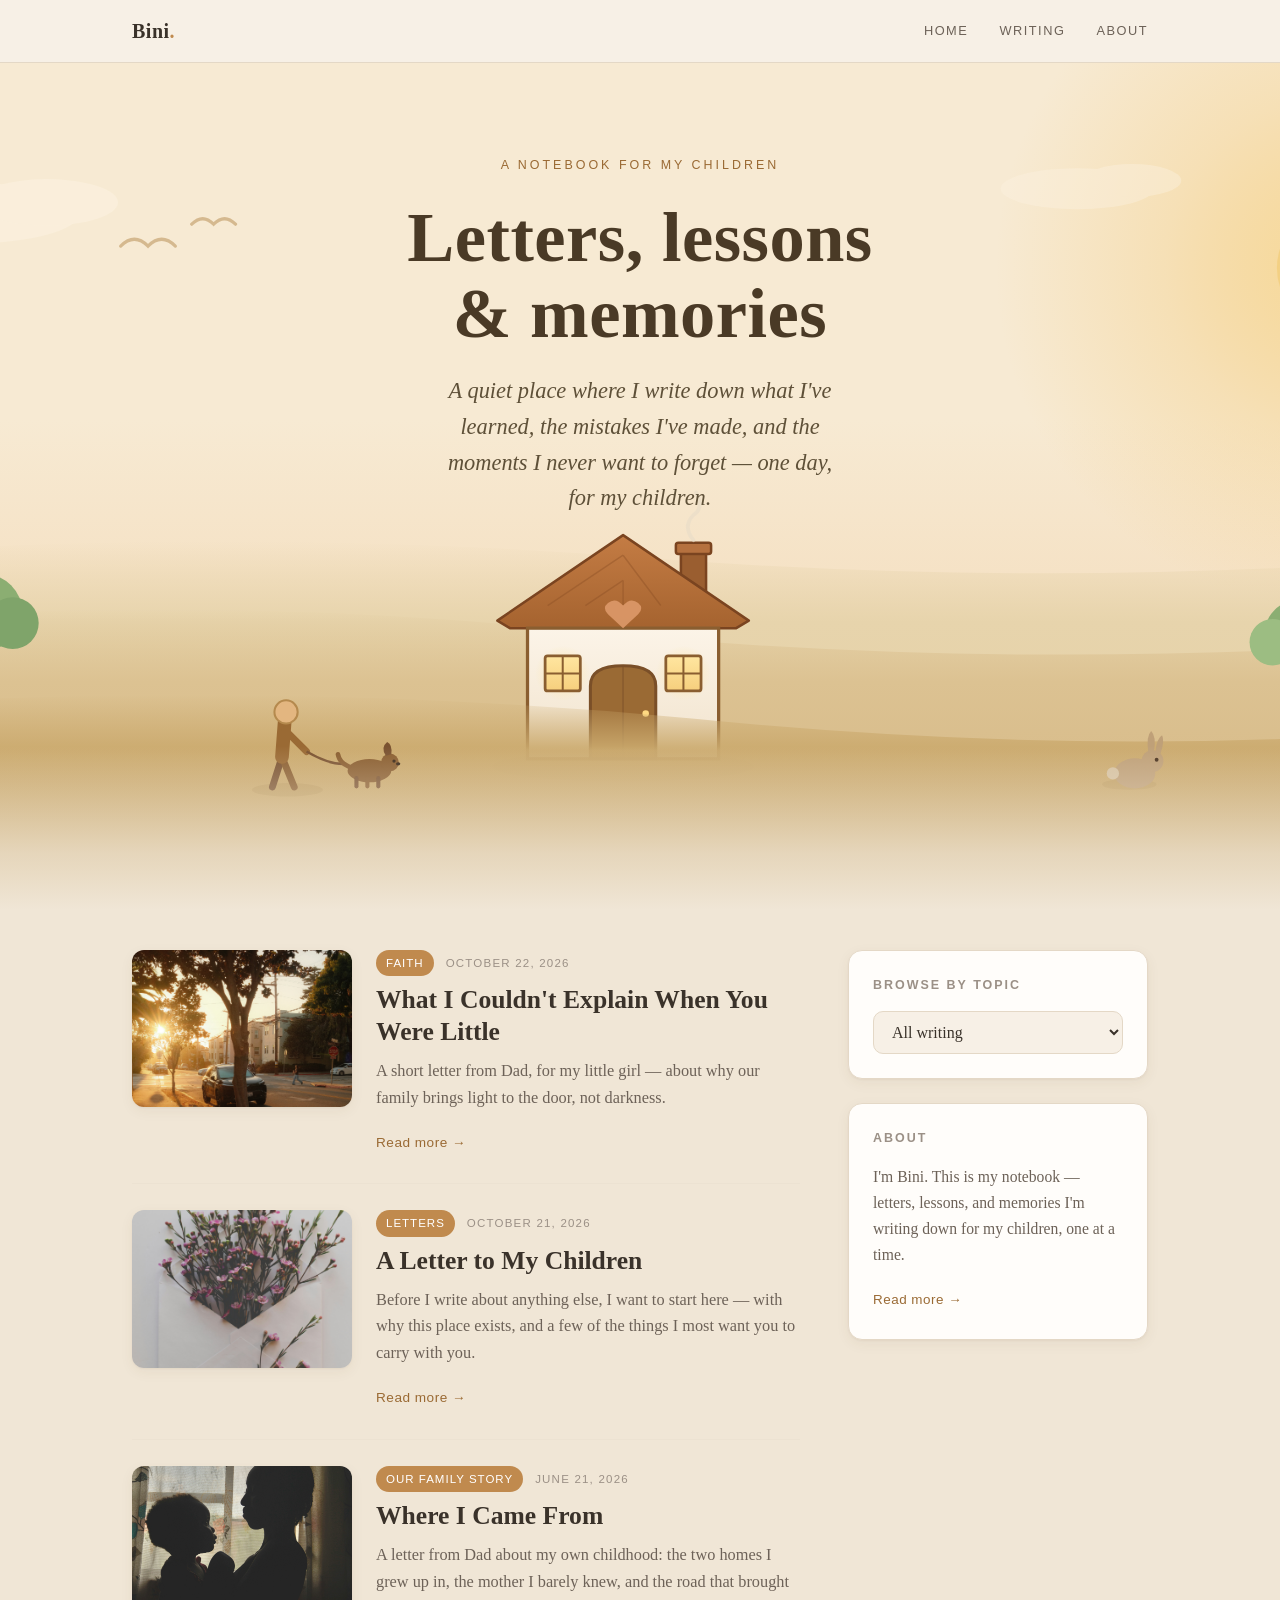
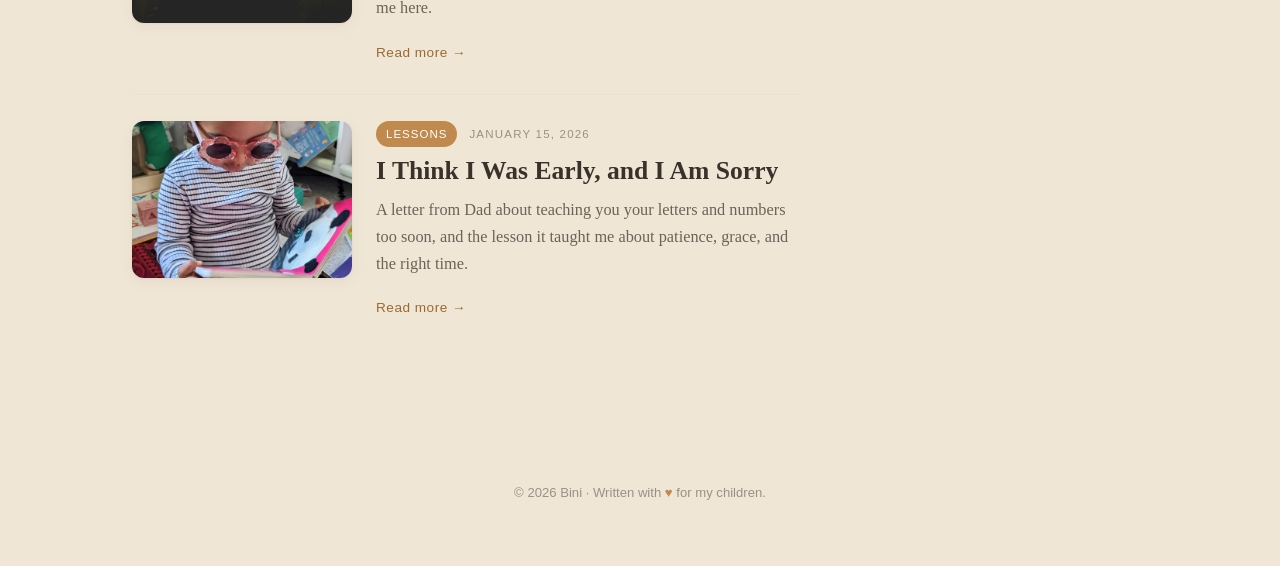
<file: index.html>
<!DOCTYPE html>
<html lang="en">
<head>
  <meta charset="UTF-8">
  <meta name="viewport" content="width=device-width, initial-scale=1.0">
  <!-- Security hardening (static-site friendly) -->
  <meta http-equiv="Content-Security-Policy" content="default-src 'self'; script-src 'self'; style-src 'self'; img-src 'self'; font-src 'self'; connect-src 'self'; object-src 'none'; frame-ancestors 'none'; base-uri 'self'; form-action 'self'; upgrade-insecure-requests">
  <meta http-equiv="X-Content-Type-Options" content="nosniff">
  <meta name="referrer" content="no-referrer">
  <meta http-equiv="Permissions-Policy" content="geolocation=(), microphone=(), camera=(), payment=(), usb=(), magnetometer=(), gyroscope=()">
  <title>Bini — Letters, Lessons &amp; Memories</title>
  <meta name="description" content="A quiet place where Bini writes down lessons learned, mistakes made, and memories — notes meant one day for the children.">
  <link rel="icon" type="image/svg+xml" href="images/icon-puppy.svg">
  <link rel="stylesheet" href="style.css">
</head>
<body>

  <div class="topbar">
    <div class="wrap">
      <a class="brand" href="index.html">Bini<span>.</span></a>
      <nav class="topnav">
        <a href="index.html">Home</a>
        <a href="index.html#writing">Writing</a>
        <a href="about.html">About</a>
      </nav>
    </div>
  </div>

  <header class="hero">
    <img class="hero-scene" src="images/hero-scene.svg" alt="A warm storybook landscape at golden hour with a little home and a glowing window nestled in gentle hills">
    <div class="hero-inner">
      <p class="eyebrow">A notebook for my children</p>
      <h1>Letters, lessons &amp; memories</h1>
      <p class="lede">A quiet place where I write down what I've learned, the mistakes I've made, and the moments I never want to forget — one day, for my children.</p>
    </div>
  </header>

  <section class="section-writing" id="writing">
    <div class="wrap blog-layout">

      <main class="post-list-col">
        <article class="post-row" data-category="faith">
          <a class="row-thumb" href="posts/what-i-couldnt-explain-when-you-were-little.html">
            <img src="images/posts/what-i-couldnt-explain-when-you-were-little.jpg" alt="Open doors leading into a bright, light-filled room" loading="lazy">
          </a>
          <div class="row-body">
            <div class="row-meta"><span class="row-cat">Faith</span><span class="row-date">October 22, 2026</span></div>
            <h3 class="row-title"><a href="posts/what-i-couldnt-explain-when-you-were-little.html">What I Couldn&#x27;t Explain When You Were Little</a></h3>
            <p class="row-excerpt">A short letter from Dad, for my little girl — about why our family brings light to the door, not darkness.</p>
            <a class="row-more" href="posts/what-i-couldnt-explain-when-you-were-little.html">Read more →</a>
          </div>
        </article>

        <article class="post-row" data-category="letters">
          <a class="row-thumb" href="posts/a-letter-to-my-children.html">
            <img src="images/posts/a-letter-to-my-children.jpg" alt="A fountain pen writing a letter on lined paper" loading="lazy">
          </a>
          <div class="row-body">
            <div class="row-meta"><span class="row-cat">Letters</span><span class="row-date">October 21, 2026</span></div>
            <h3 class="row-title"><a href="posts/a-letter-to-my-children.html">A Letter to My Children</a></h3>
            <p class="row-excerpt">Before I write about anything else, I want to start here — with why this place exists, and a few of the things I most want you to carry with you.</p>
            <a class="row-more" href="posts/a-letter-to-my-children.html">Read more →</a>
          </div>
        </article>

        <article class="post-row" data-category="our family story">
          <a class="row-thumb" href="posts/where-i-came-from.html">
            <img src="images/posts/where-i-came-from.jpg" alt="Picture for: Where I Came From" loading="lazy">
          </a>
          <div class="row-body">
            <div class="row-meta"><span class="row-cat">Our Family Story</span><span class="row-date">June 21, 2026</span></div>
            <h3 class="row-title"><a href="posts/where-i-came-from.html">Where I Came From</a></h3>
            <p class="row-excerpt">A letter from Dad about my own childhood: the two homes I grew up in, the mother I barely knew, and the road that brought me here.</p>
            <a class="row-more" href="posts/where-i-came-from.html">Read more →</a>
          </div>
        </article>

        <article class="post-row" data-category="lessons">
          <a class="row-thumb" href="posts/the-right-time-to-learn.html">
            <img src="images/posts/the-right-time-to-learn.jpg" alt="Picture for: I Think I Was Early, and I Am Sorry" loading="lazy">
          </a>
          <div class="row-body">
            <div class="row-meta"><span class="row-cat">Lessons</span><span class="row-date">January 15, 2026</span></div>
            <h3 class="row-title"><a href="posts/the-right-time-to-learn.html">I Think I Was Early, and I Am Sorry</a></h3>
            <p class="row-excerpt">A letter from Dad about teaching you your letters and numbers too soon, and the lesson it taught me about patience, grace, and the right time.</p>
            <a class="row-more" href="posts/the-right-time-to-learn.html">Read more →</a>
          </div>
        </article>
      </main>

      <aside class="sidebar">
        <div class="side-card">
          <h3 class="side-title">Browse by topic</h3>
          <select id="categoryFilter" class="cat-select" aria-label="Filter posts by category">
            <option value="all">All writing</option>
            <option value="faith">Faith</option>
            <option value="letters">Letters</option>
            <option value="our family story">Our Family Story</option>
            <option value="lessons">Lessons</option>
          </select>
        </div>

        <div class="side-card">
          <h3 class="side-title">About</h3>
          <p class="side-about">I&#x27;m Bini. This is my notebook — letters, lessons, and memories I&#x27;m writing down for my children, one at a time.</p>
          <a class="side-link" href="about.html">Read more →</a>
        </div>
      </aside>

    </div>
  </section>

  <footer class="site-footer">
    <div class="wrap">
      <p>© <span id="year"></span> Bini · Written with <span class="heart">♥</span> for my children.</p>
    </div>
  </footer>

  <script src="script.js"></script>
</body>
</html>
</file>
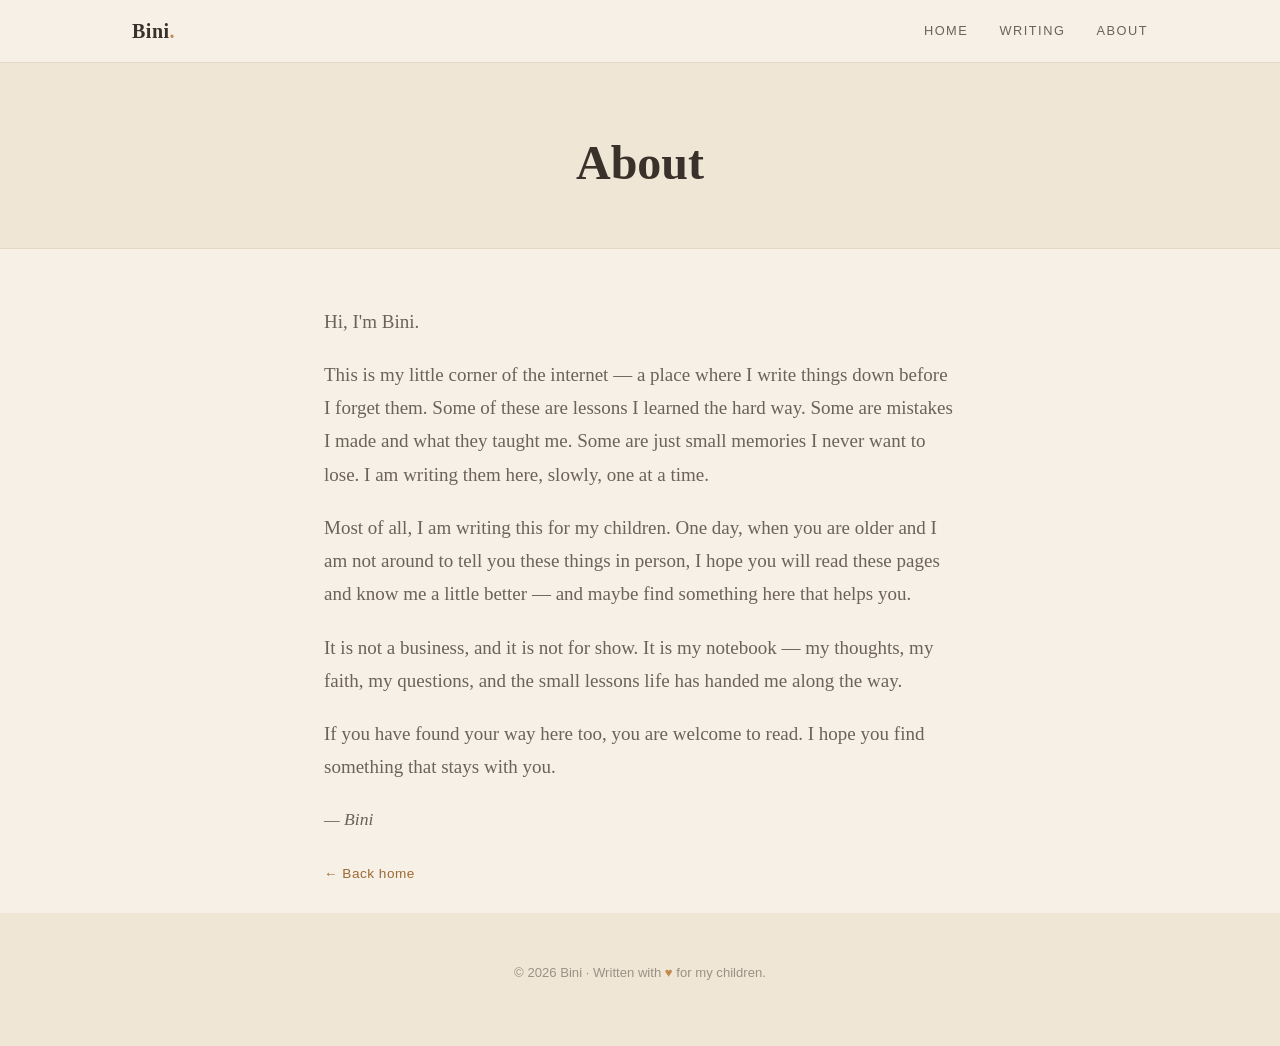
<file: about.html>
<!DOCTYPE html>
<html lang="en">
<head>
  <meta charset="UTF-8">
  <meta name="viewport" content="width=device-width, initial-scale=1.0">
  <!-- Security hardening (static-site friendly) -->
  <meta http-equiv="Content-Security-Policy" content="default-src 'self'; script-src 'self'; style-src 'self'; img-src 'self'; font-src 'self'; connect-src 'self'; object-src 'none'; frame-ancestors 'none'; base-uri 'self'; form-action 'self'; upgrade-insecure-requests">
  <meta http-equiv="X-Content-Type-Options" content="nosniff">
  <meta name="referrer" content="no-referrer">
  <meta http-equiv="Permissions-Policy" content="geolocation=(), microphone=(), camera=(), payment=(), usb=(), magnetometer=(), gyroscope=()">
  <title>About — Bini</title>
  <meta name="description" content="About this place and the person writing it.">
  <link rel="icon" type="image/svg+xml" href="images/icon-puppy.svg">
  <link rel="stylesheet" href="style.css">
</head>
<body>

  <div class="topbar">
    <div class="wrap">
      <a class="brand" href="index.html">Bini<span>.</span></a>
      <nav class="topnav">
        <a href="index.html">Home</a>
        <a href="index.html#writing">Writing</a>
        <a href="about.html">About</a>
      </nav>
    </div>
  </div>

  <header class="article-hero">
    <div class="wrap-read">
      <h1>About</h1>
    </div>
  </header>

  <main>
    <div class="wrap-read">
      <section class="about">
        <p>Hi, I'm Bini.</p>

        <p>This is my little corner of the internet — a place where I write things down before I forget them. Some of these are lessons I learned the hard way. Some are mistakes I made and what they taught me. Some are just small memories I never want to lose. I am writing them here, slowly, one at a time.</p>

        <p>Most of all, I am writing this for my children. One day, when you are older and I am not around to tell you these things in person, I hope you will read these pages and know me a little better — and maybe find something here that helps you.</p>

        <p>It is not a business, and it is not for show. It is my notebook — my thoughts, my faith, my questions, and the small lessons life has handed me along the way.</p>

        <p>If you have found your way here too, you are welcome to read. I hope you find something that stays with you.</p>

        <p class="about-sig">— Bini</p>

        <a class="back-link" href="index.html">← Back home</a>
      </section>
    </div>
  </main>

  <footer class="site-footer">
    <div class="wrap">
      <p>© <span id="year"></span> Bini · Written with <span class="heart">♥</span> for my children.</p>
    </div>
  </footer>

  <script src="script.js"></script>
</body>
</html>
</file>
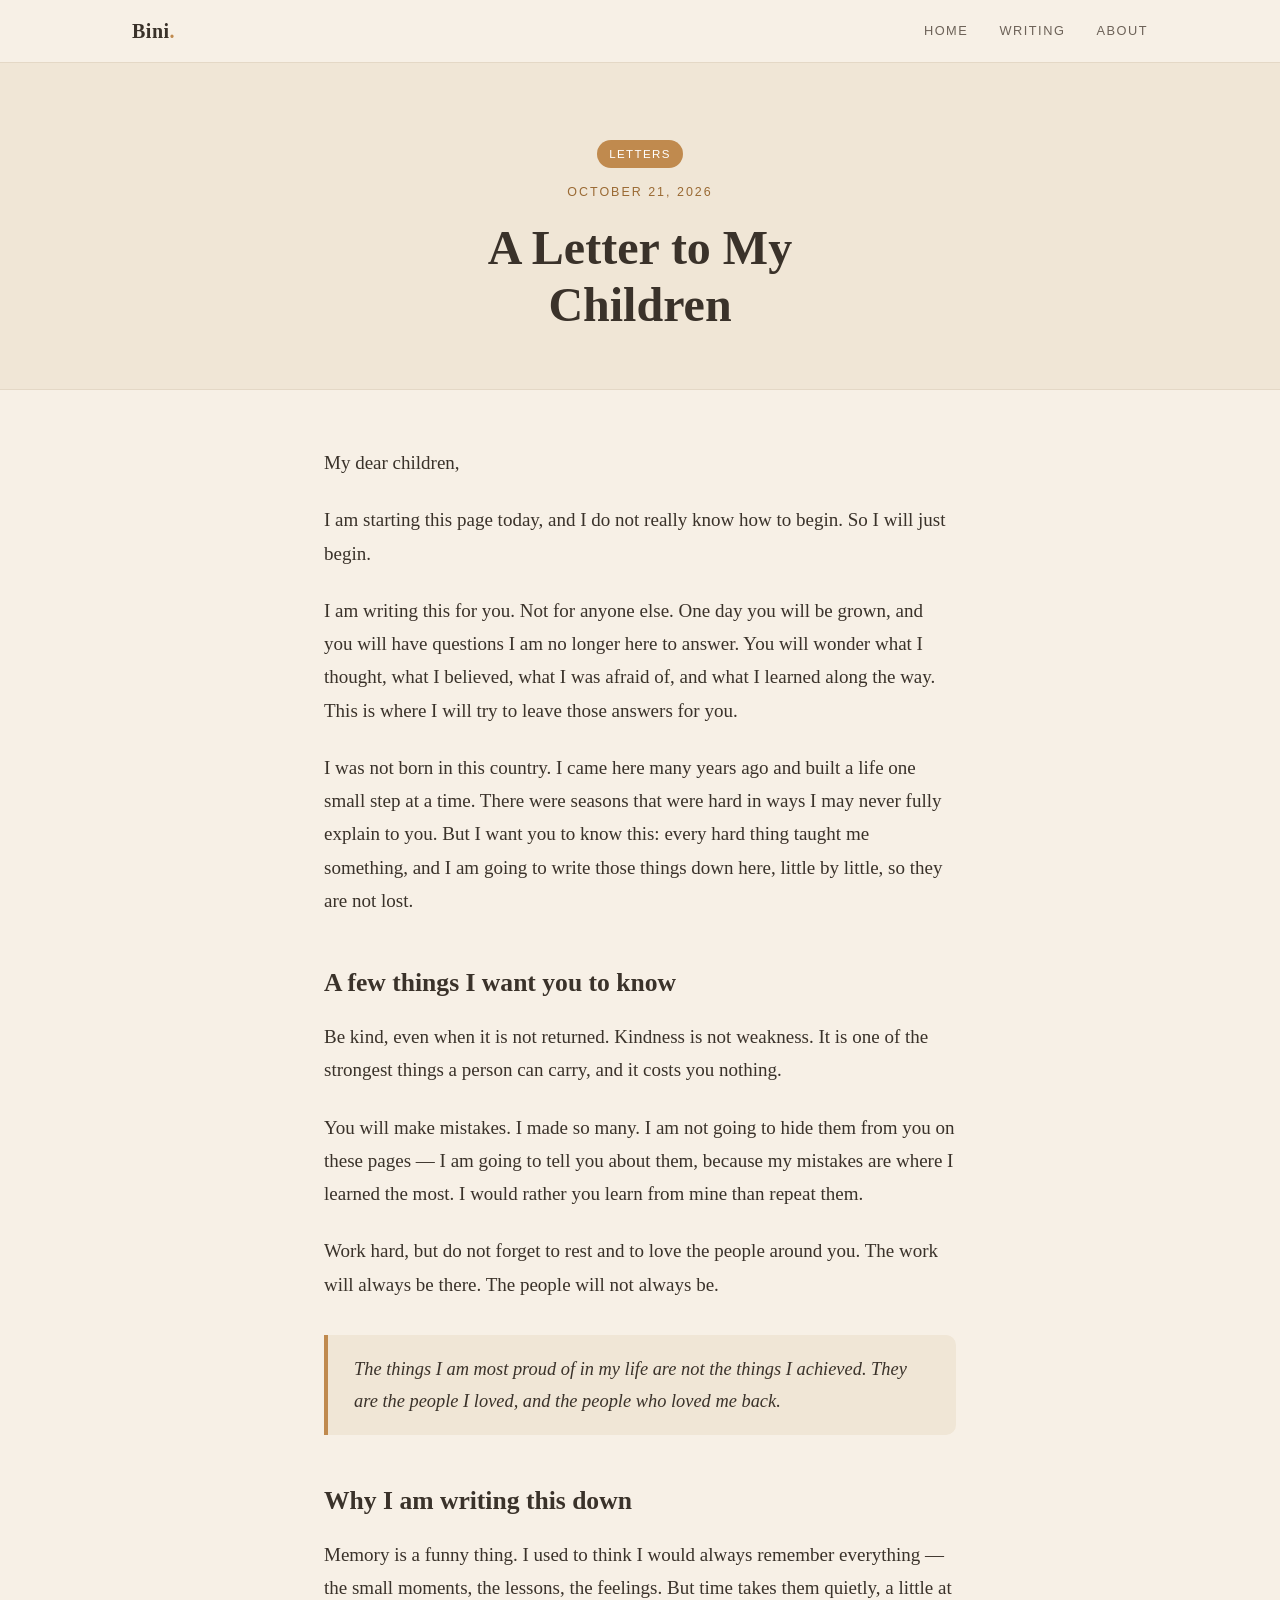
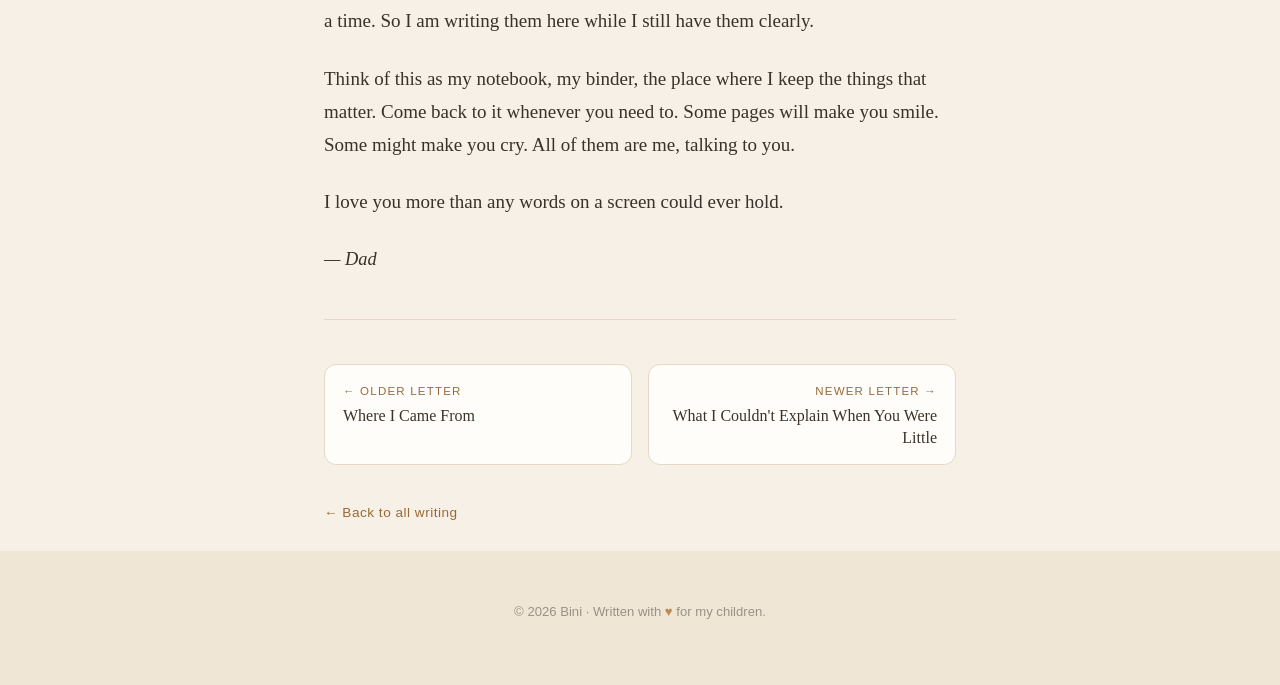
<file: posts/a-letter-to-my-children.html>
<!DOCTYPE html>
<html lang="en">
<head>
  <meta charset="UTF-8">
  <meta name="viewport" content="width=device-width, initial-scale=1.0">
  <!-- Security hardening (static-site friendly) -->
  <meta http-equiv="Content-Security-Policy" content="default-src 'self'; script-src 'self'; style-src 'self'; img-src 'self'; font-src 'self'; connect-src 'self'; object-src 'none'; frame-ancestors 'none'; base-uri 'self'; form-action 'self'; upgrade-insecure-requests">
  <meta http-equiv="X-Content-Type-Options" content="nosniff">
  <meta name="referrer" content="no-referrer">
  <meta http-equiv="Permissions-Policy" content="geolocation=(), microphone=(), camera=(), payment=(), usb=(), magnetometer=(), gyroscope=()">
  <title>A Letter to My Children — Bini</title>
  <meta name="description" content="Before I write about anything else, I want to start here — with why this place exists, and a few of the things I most want you to carry with you.">
  <link rel="icon" type="image/svg+xml" href="../images/icon-puppy.svg">
  <link rel="stylesheet" href="../style.css">
</head>
<body>

  <div class="topbar">
    <div class="wrap">
      <a class="brand" href="../index.html">Bini<span>.</span></a>
      <nav class="topnav">
        <a href="../index.html">Home</a>
        <a href="../index.html#writing">Writing</a>
        <a href="../about.html">About</a>
      </nav>
    </div>
  </div>

  <header class="article-hero">
    <div class="wrap-read">
      <div class="article-cat">Letters</div>
      <div class="date">October 21, 2026</div>
      <h1>A Letter to My Children</h1>
    </div>
  </header>

  <main>
    <div class="wrap-read">
      <article class="post">

        <p>My dear children,</p>
        <p>I am starting this page today, and I do not really know how to begin. So I will just begin.</p>
        <p>I am writing this for you. Not for anyone else. One day you will be grown, and you will have questions I am no longer here to answer. You will wonder what I thought, what I believed, what I was afraid of, and what I learned along the way. This is where I will try to leave those answers for you.</p>
        <p>I was not born in this country. I came here many years ago and built a life one small step at a time. There were seasons that were hard in ways I may never fully explain to you. But I want you to know this: every hard thing taught me something, and I am going to write those things down here, little by little, so they are not lost.</p>
        <h2>A few things I want you to know</h2>
        <p>Be kind, even when it is not returned. Kindness is not weakness. It is one of the strongest things a person can carry, and it costs you nothing.</p>
        <p>You will make mistakes. I made so many. I am not going to hide them from you on these pages — I am going to tell you about them, because my mistakes are where I learned the most. I would rather you learn from mine than repeat them.</p>
        <p>Work hard, but do not forget to rest and to love the people around you. The work will always be there. The people will not always be.</p>
        <blockquote>The things I am most proud of in my life are not the things I achieved. They are the people I loved, and the people who loved me back.</blockquote>
        <h2>Why I am writing this down</h2>
        <p>Memory is a funny thing. I used to think I would always remember everything — the small moments, the lessons, the feelings. But time takes them quietly, a little at a time. So I am writing them here while I still have them clearly.</p>
        <p>Think of this as my notebook, my binder, the place where I keep the things that matter. Come back to it whenever you need to. Some pages will make you smile. Some might make you cry. All of them are me, talking to you.</p>
        <p>I love you more than any words on a screen could ever hold.</p>
        <p class="post-signoff">— Dad</p>

        <hr>
        <nav class="post-nav">
          <a class="nav-prev" href="where-i-came-from.html"><span class="nav-label">← Older letter</span><span class="nav-title">Where I Came From</span></a>
          <a class="nav-next" href="what-i-couldnt-explain-when-you-were-little.html"><span class="nav-label">Newer letter →</span><span class="nav-title">What I Couldn&#x27;t Explain When You Were Little</span></a>
        </nav>
        <a class="back-link" href="../index.html#writing">← Back to all writing</a>
      </article>
    </div>
  </main>

  <footer class="site-footer">
    <div class="wrap">
      <p>© <span id="year"></span> Bini · Written with <span class="heart">♥</span> for my children.</p>
    </div>
  </footer>

  <script src="../script.js"></script>
</body>
</html>
</file>
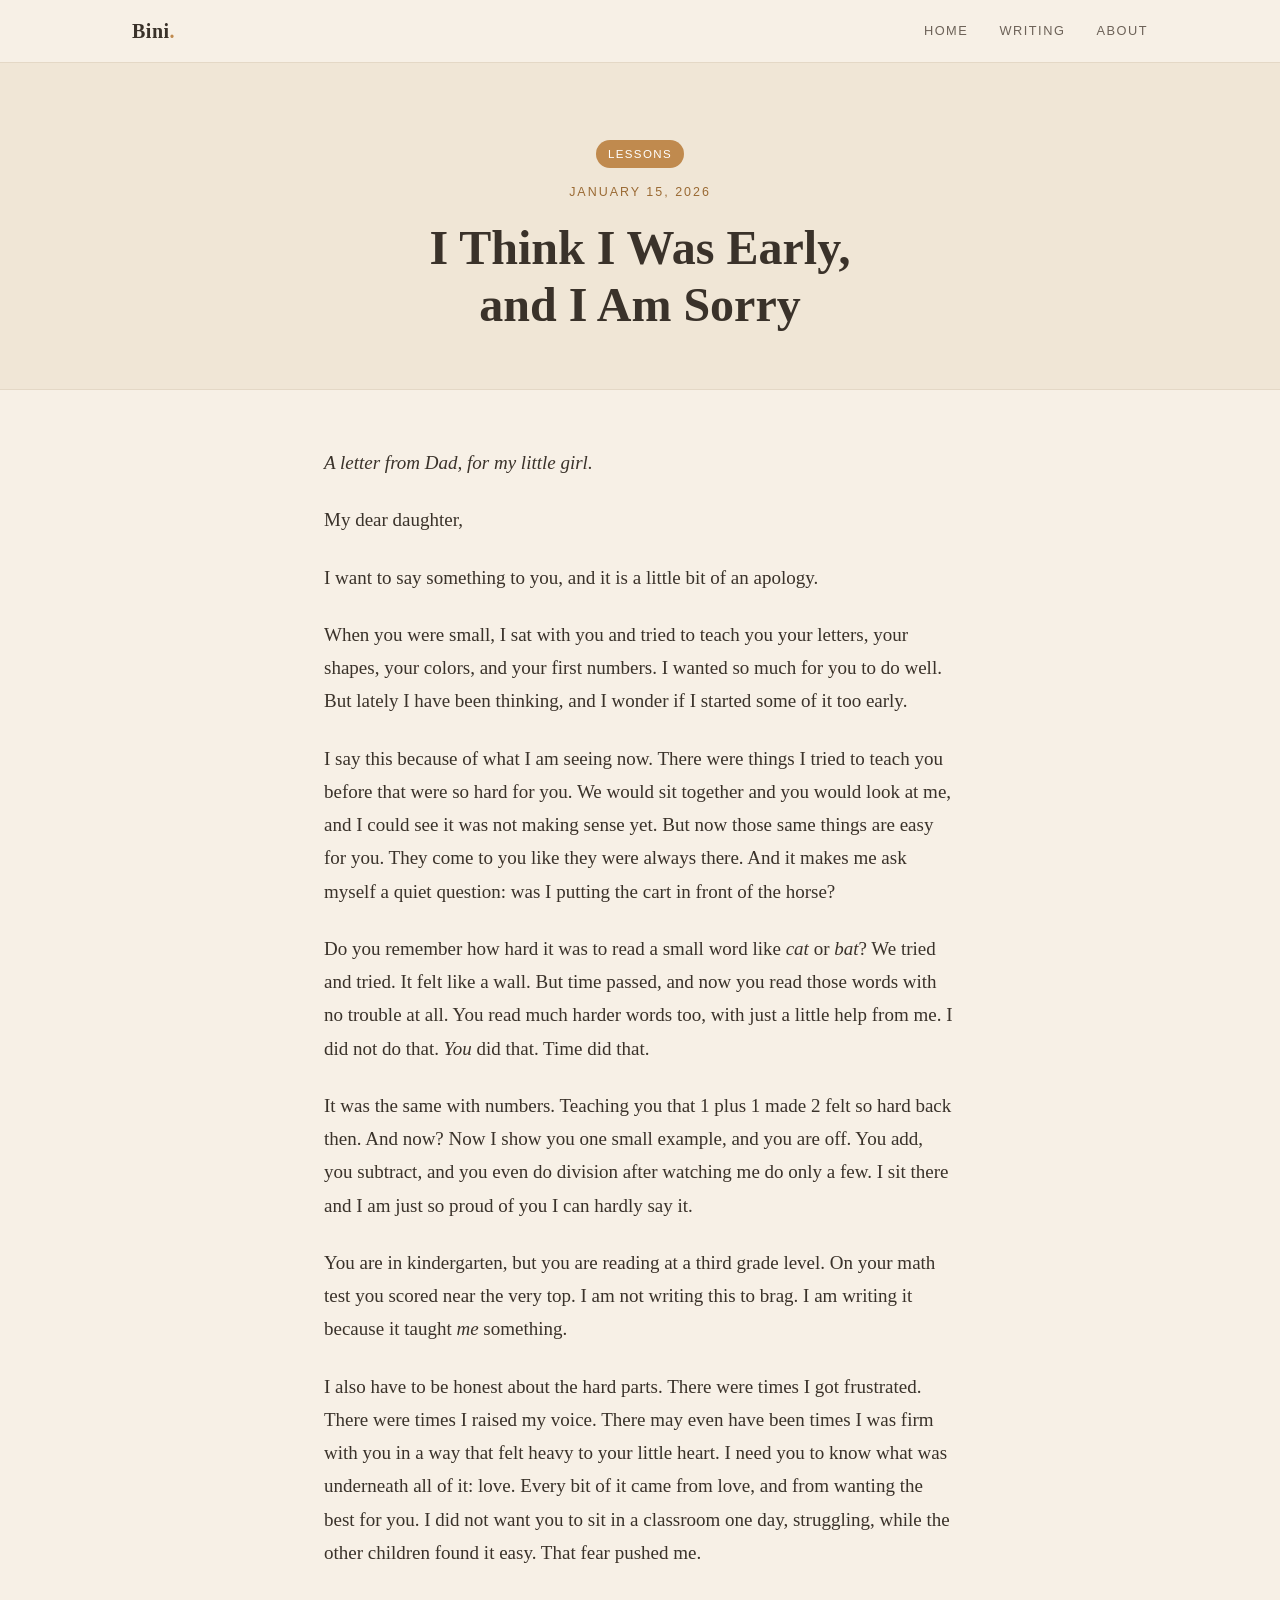
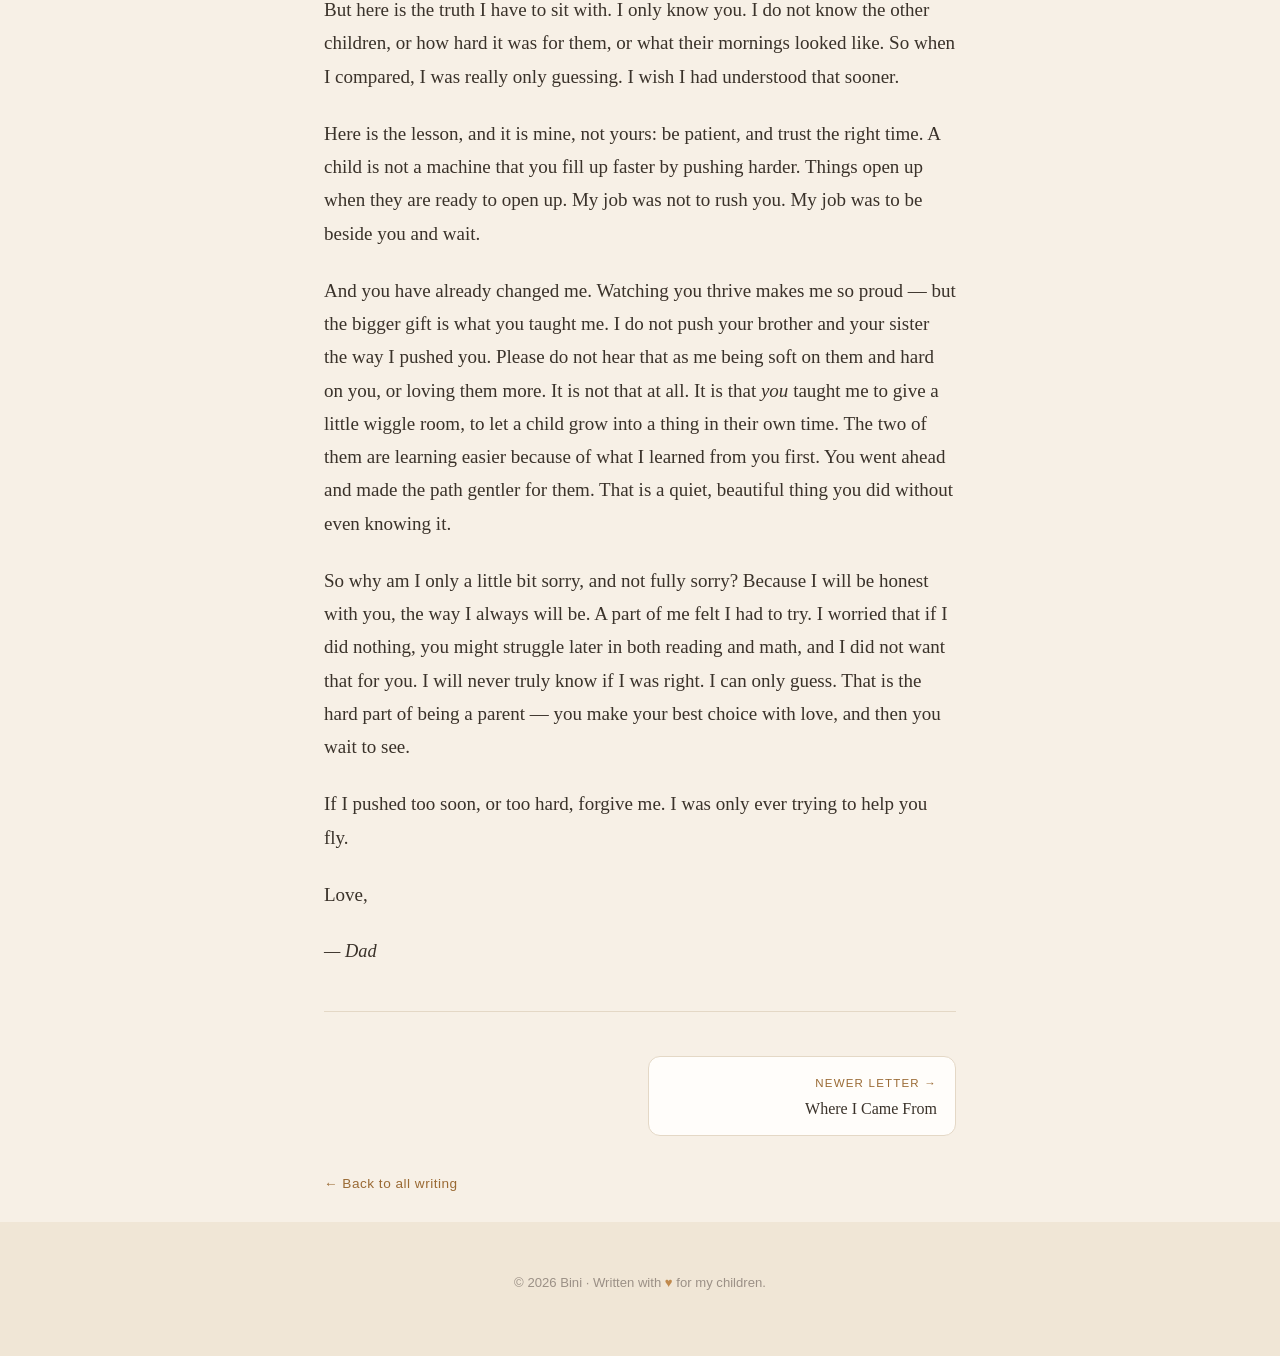
<file: posts/the-right-time-to-learn.html>
<!DOCTYPE html>
<html lang="en">
<head>
  <meta charset="UTF-8">
  <meta name="viewport" content="width=device-width, initial-scale=1.0">
  <!-- Security hardening (static-site friendly) -->
  <meta http-equiv="Content-Security-Policy" content="default-src 'self'; script-src 'self'; style-src 'self'; img-src 'self'; font-src 'self'; connect-src 'self'; object-src 'none'; frame-ancestors 'none'; base-uri 'self'; form-action 'self'; upgrade-insecure-requests">
  <meta http-equiv="X-Content-Type-Options" content="nosniff">
  <meta name="referrer" content="no-referrer">
  <meta http-equiv="Permissions-Policy" content="geolocation=(), microphone=(), camera=(), payment=(), usb=(), magnetometer=(), gyroscope=()">
  <title>I Think I Was Early, and I Am Sorry — Bini</title>
  <meta name="description" content="A letter from Dad about teaching you your letters and numbers too soon, and the lesson it taught me about patience, grace, and the right time.">
  <link rel="icon" type="image/svg+xml" href="../images/icon-puppy.svg">
  <link rel="stylesheet" href="../style.css">
</head>
<body>

  <div class="topbar">
    <div class="wrap">
      <a class="brand" href="../index.html">Bini<span>.</span></a>
      <nav class="topnav">
        <a href="../index.html">Home</a>
        <a href="../index.html#writing">Writing</a>
        <a href="../about.html">About</a>
      </nav>
    </div>
  </div>

  <header class="article-hero">
    <div class="wrap-read">
      <div class="article-cat">Lessons</div>
      <div class="date">January 15, 2026</div>
      <h1>I Think I Was Early, and I Am Sorry</h1>
    </div>
  </header>

  <main>
    <div class="wrap-read">
      <article class="post">

        <p><em>A letter from Dad, for my little girl.</em></p>
        <p>My dear daughter,</p>
        <p>I want to say something to you, and it is a little bit of an apology.</p>
        <p>When you were small, I sat with you and tried to teach you your letters, your shapes, your colors, and your first numbers. I wanted so much for you to do well. But lately I have been thinking, and I wonder if I started some of it too early.</p>
        <p>I say this because of what I am seeing now. There were things I tried to teach you before that were so hard for you. We would sit together and you would look at me, and I could see it was not making sense yet. But now those same things are easy for you. They come to you like they were always there. And it makes me ask myself a quiet question: was I putting the cart in front of the horse?</p>
        <p>Do you remember how hard it was to read a small word like <em>cat</em> or <em>bat</em>? We tried and tried. It felt like a wall. But time passed, and now you read those words with no trouble at all. You read much harder words too, with just a little help from me. I did not do that. <em>You</em> did that. Time did that.</p>
        <p>It was the same with numbers. Teaching you that 1 plus 1 made 2 felt so hard back then. And now? Now I show you one small example, and you are off. You add, you subtract, and you even do division after watching me do only a few. I sit there and I am just so proud of you I can hardly say it.</p>
        <p>You are in kindergarten, but you are reading at a third grade level. On your math test you scored near the very top. I am not writing this to brag. I am writing it because it taught <em>me</em> something.</p>
        <p>I also have to be honest about the hard parts. There were times I got frustrated. There were times I raised my voice. There may even have been times I was firm with you in a way that felt heavy to your little heart. I need you to know what was underneath all of it: love. Every bit of it came from love, and from wanting the best for you. I did not want you to sit in a classroom one day, struggling, while the other children found it easy. That fear pushed me.</p>
        <p>But here is the truth I have to sit with. I only know you. I do not know the other children, or how hard it was for them, or what their mornings looked like. So when I compared, I was really only guessing. I wish I had understood that sooner.</p>
        <p>Here is the lesson, and it is mine, not yours: be patient, and trust the right time. A child is not a machine that you fill up faster by pushing harder. Things open up when they are ready to open up. My job was not to rush you. My job was to be beside you and wait.</p>
        <p>And you have already changed me. Watching you thrive makes me so proud — but the bigger gift is what you taught me. I do not push your brother and your sister the way I pushed you. Please do not hear that as me being soft on them and hard on you, or loving them more. It is not that at all. It is that <em>you</em> taught me to give a little wiggle room, to let a child grow into a thing in their own time. The two of them are learning easier because of what I learned from you first. You went ahead and made the path gentler for them. That is a quiet, beautiful thing you did without even knowing it.</p>
        <p>So why am I only a little bit sorry, and not fully sorry? Because I will be honest with you, the way I always will be. A part of me felt I had to try. I worried that if I did nothing, you might struggle later in both reading and math, and I did not want that for you. I will never truly know if I was right. I can only guess. That is the hard part of being a parent — you make your best choice with love, and then you wait to see.</p>
        <p>If I pushed too soon, or too hard, forgive me. I was only ever trying to help you fly.</p>
        <p>Love,</p>
        <p class="post-signoff">— Dad</p>

        <hr>
        <nav class="post-nav">
          <span></span>
          <a class="nav-next" href="where-i-came-from.html"><span class="nav-label">Newer letter →</span><span class="nav-title">Where I Came From</span></a>
        </nav>
        <a class="back-link" href="../index.html#writing">← Back to all writing</a>
      </article>
    </div>
  </main>

  <footer class="site-footer">
    <div class="wrap">
      <p>© <span id="year"></span> Bini · Written with <span class="heart">♥</span> for my children.</p>
    </div>
  </footer>

  <script src="../script.js"></script>
</body>
</html>
</file>
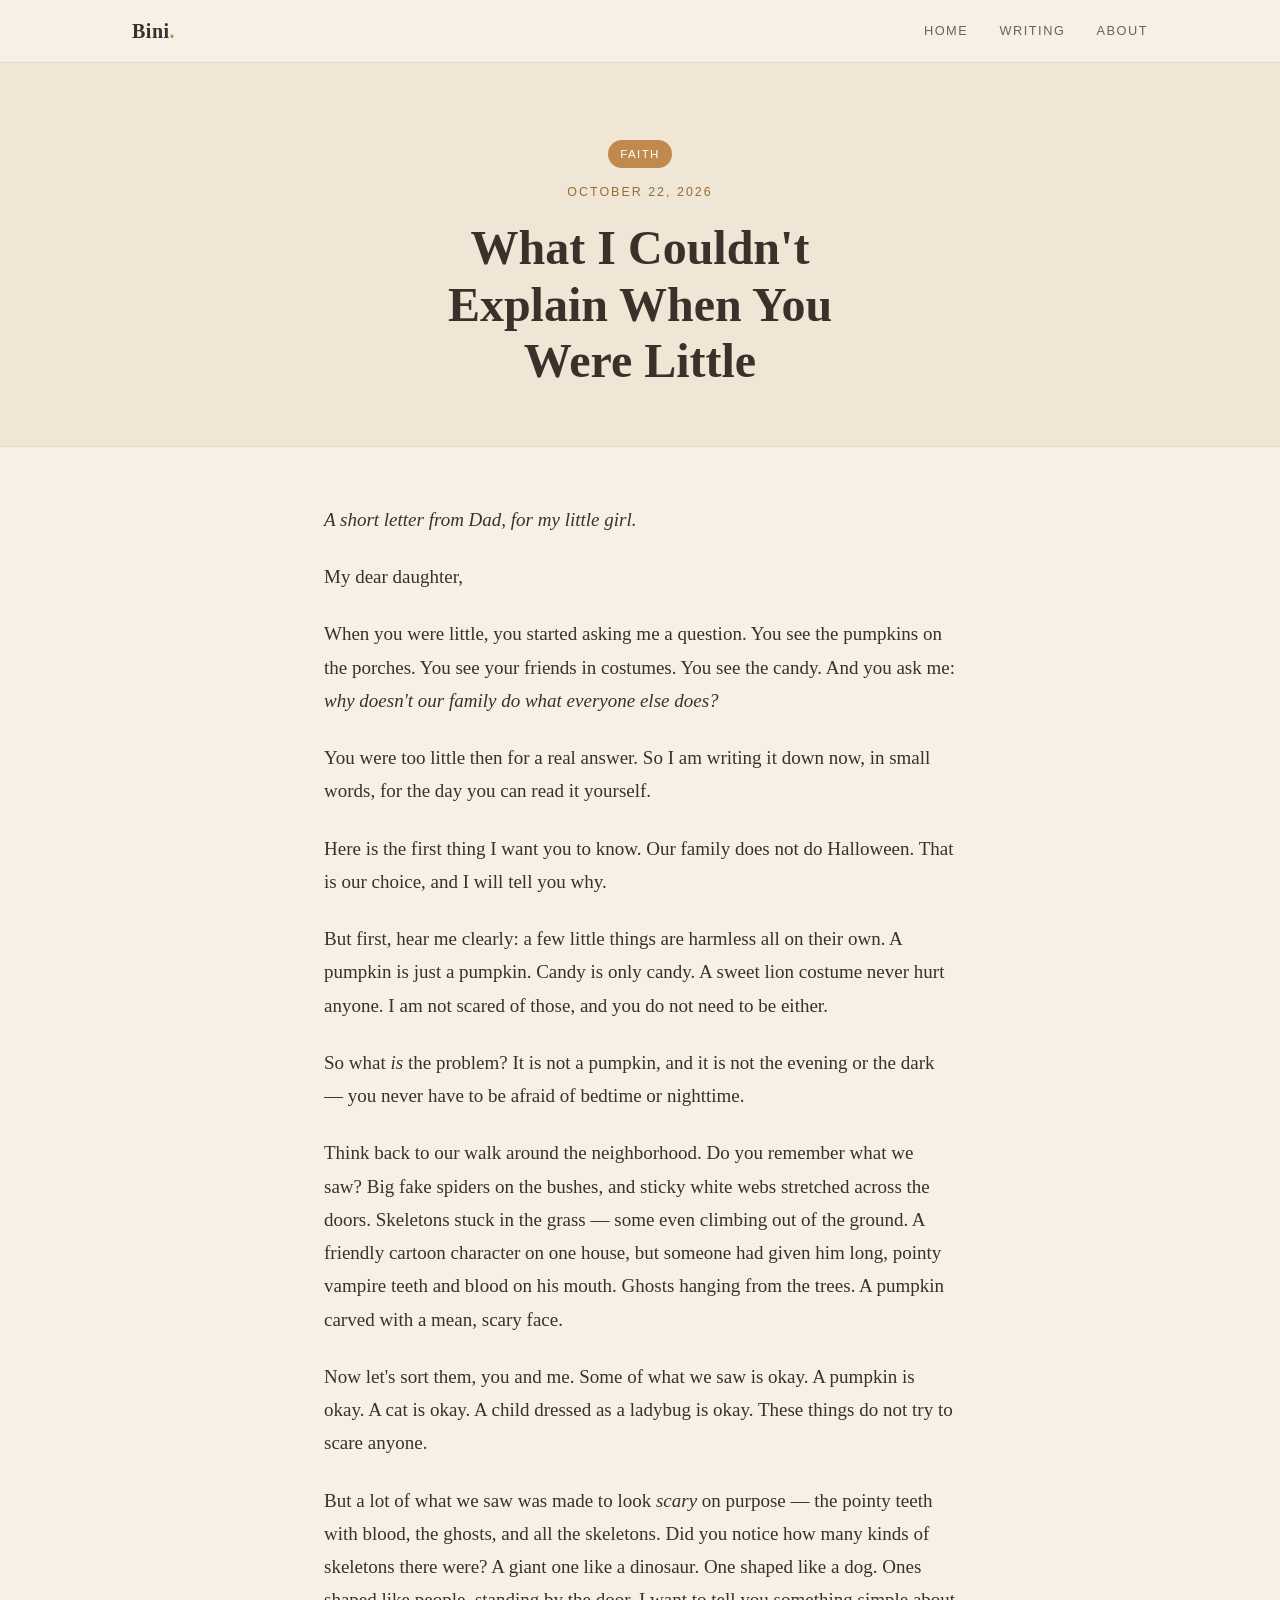
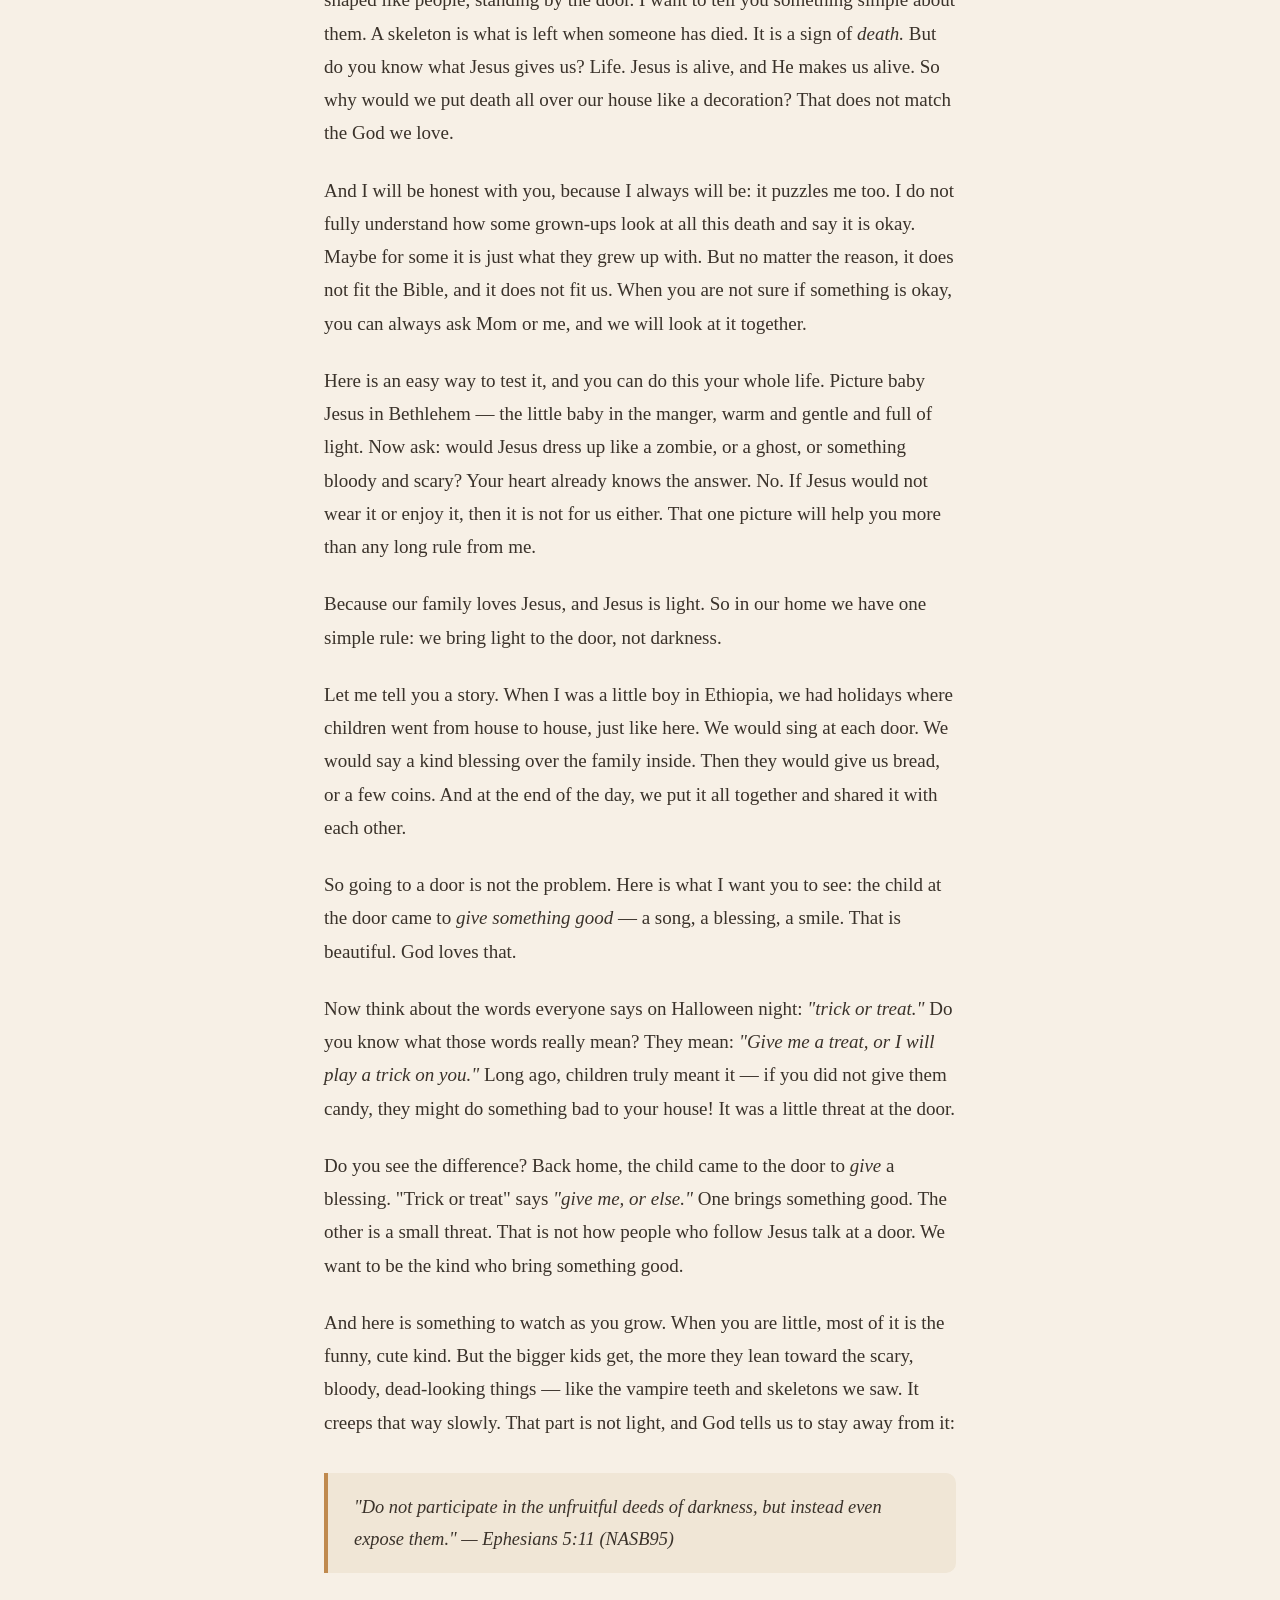
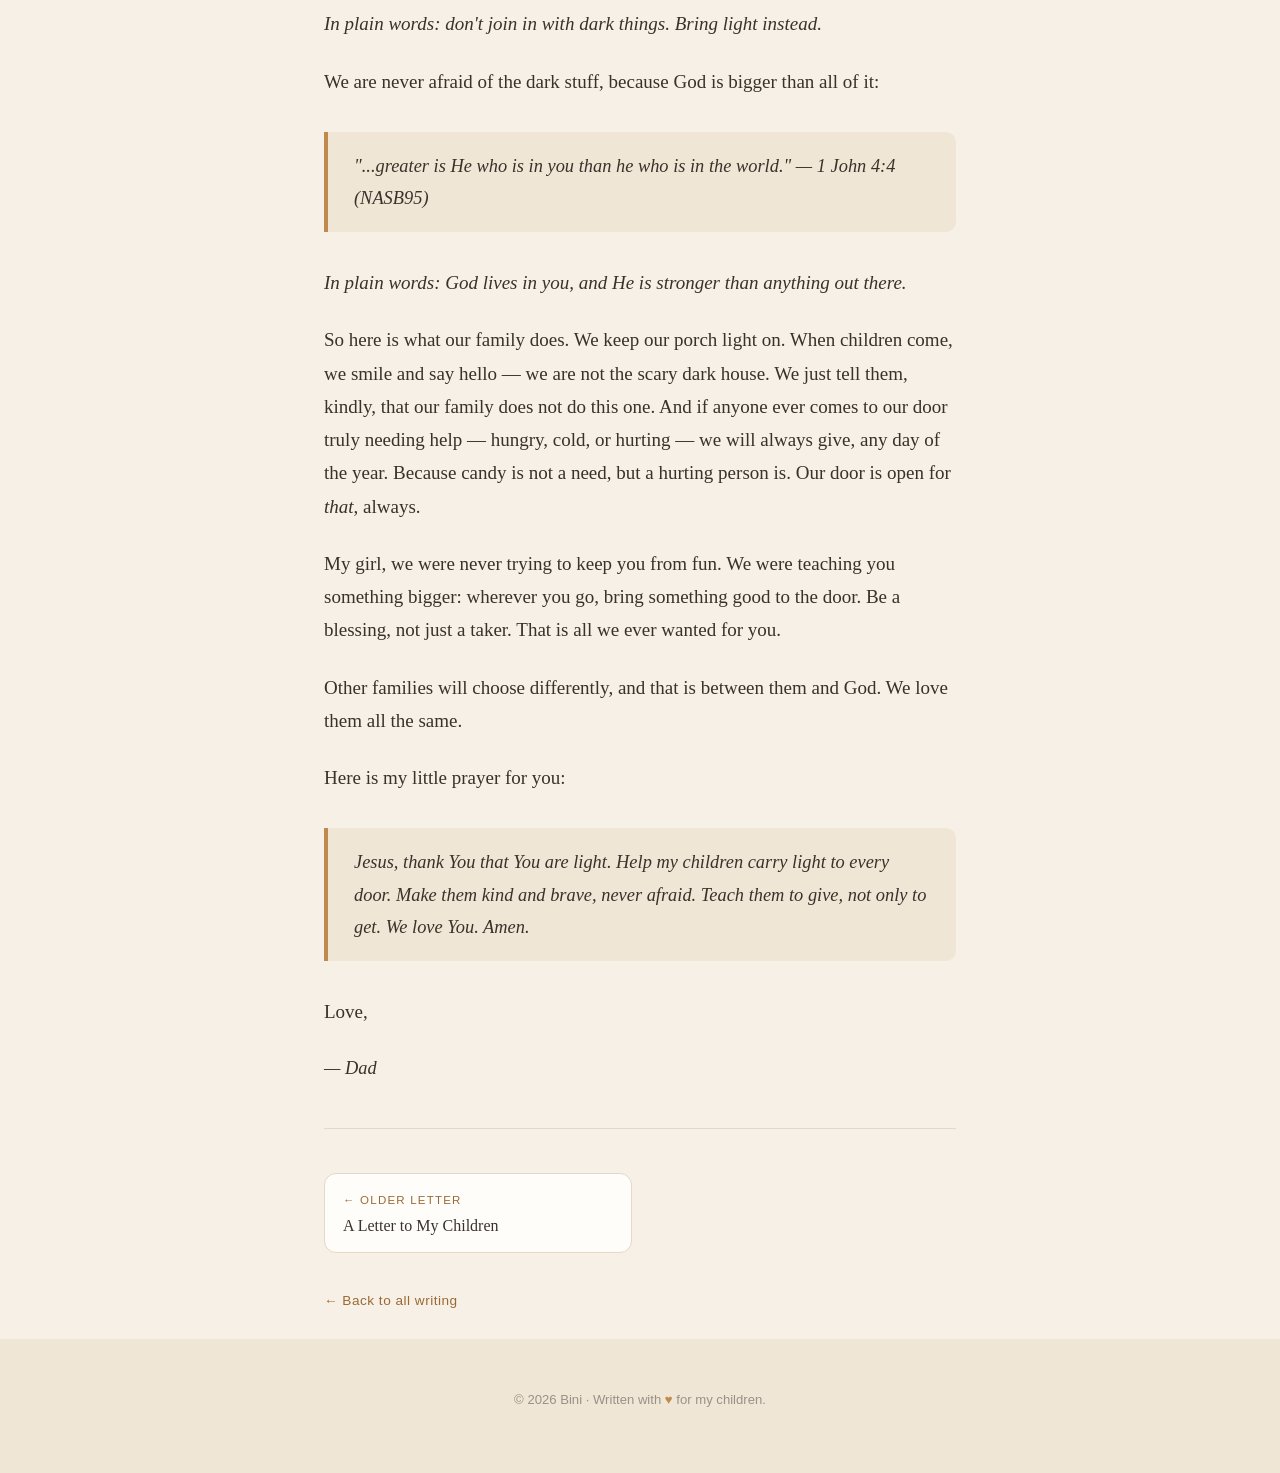
<file: posts/what-i-couldnt-explain-when-you-were-little.html>
<!DOCTYPE html>
<html lang="en">
<head>
  <meta charset="UTF-8">
  <meta name="viewport" content="width=device-width, initial-scale=1.0">
  <!-- Security hardening (static-site friendly) -->
  <meta http-equiv="Content-Security-Policy" content="default-src 'self'; script-src 'self'; style-src 'self'; img-src 'self'; font-src 'self'; connect-src 'self'; object-src 'none'; frame-ancestors 'none'; base-uri 'self'; form-action 'self'; upgrade-insecure-requests">
  <meta http-equiv="X-Content-Type-Options" content="nosniff">
  <meta name="referrer" content="no-referrer">
  <meta http-equiv="Permissions-Policy" content="geolocation=(), microphone=(), camera=(), payment=(), usb=(), magnetometer=(), gyroscope=()">
  <title>What I Couldn&#x27;t Explain When You Were Little — Bini</title>
  <meta name="description" content="A short letter from Dad, for my little girl — about why our family brings light to the door, not darkness.">
  <link rel="icon" type="image/svg+xml" href="../images/icon-puppy.svg">
  <link rel="stylesheet" href="../style.css">
</head>
<body>

  <div class="topbar">
    <div class="wrap">
      <a class="brand" href="../index.html">Bini<span>.</span></a>
      <nav class="topnav">
        <a href="../index.html">Home</a>
        <a href="../index.html#writing">Writing</a>
        <a href="../about.html">About</a>
      </nav>
    </div>
  </div>

  <header class="article-hero">
    <div class="wrap-read">
      <div class="article-cat">Faith</div>
      <div class="date">October 22, 2026</div>
      <h1>What I Couldn&#x27;t Explain When You Were Little</h1>
    </div>
  </header>

  <main>
    <div class="wrap-read">
      <article class="post">

        <p><em>A short letter from Dad, for my little girl.</em></p>
        <p>My dear daughter,</p>
        <p>When you were little, you started asking me a question. You see the pumpkins on the porches. You see your friends in costumes. You see the candy. And you ask me: <em>why doesn&#x27;t our family do what everyone else does?</em></p>
        <p>You were too little then for a real answer. So I am writing it down now, in small words, for the day you can read it yourself.</p>
        <p>Here is the first thing I want you to know. Our family does not do Halloween. That is our choice, and I will tell you why.</p>
        <p>But first, hear me clearly: a few little things are harmless all on their own. A pumpkin is just a pumpkin. Candy is only candy. A sweet lion costume never hurt anyone. I am not scared of those, and you do not need to be either.</p>
        <p>So what <em>is</em> the problem? It is not a pumpkin, and it is not the evening or the dark — you never have to be afraid of bedtime or nighttime.</p>
        <p>Think back to our walk around the neighborhood. Do you remember what we saw? Big fake spiders on the bushes, and sticky white webs stretched across the doors. Skeletons stuck in the grass — some even climbing out of the ground. A friendly cartoon character on one house, but someone had given him long, pointy vampire teeth and blood on his mouth. Ghosts hanging from the trees. A pumpkin carved with a mean, scary face.</p>
        <p>Now let&#x27;s sort them, you and me. Some of what we saw is okay. A pumpkin is okay. A cat is okay. A child dressed as a ladybug is okay. These things do not try to scare anyone.</p>
        <p>But a lot of what we saw was made to look <em>scary</em> on purpose — the pointy teeth with blood, the ghosts, and all the skeletons. Did you notice how many kinds of skeletons there were? A giant one like a dinosaur. One shaped like a dog. Ones shaped like people, standing by the door. I want to tell you something simple about them. A skeleton is what is left when someone has died. It is a sign of <em>death.</em> But do you know what Jesus gives us? Life. Jesus is alive, and He makes us alive. So why would we put death all over our house like a decoration? That does not match the God we love.</p>
        <p>And I will be honest with you, because I always will be: it puzzles me too. I do not fully understand how some grown-ups look at all this death and say it is okay. Maybe for some it is just what they grew up with. But no matter the reason, it does not fit the Bible, and it does not fit us. When you are not sure if something is okay, you can always ask Mom or me, and we will look at it together.</p>
        <p>Here is an easy way to test it, and you can do this your whole life. Picture baby Jesus in Bethlehem — the little baby in the manger, warm and gentle and full of light. Now ask: would Jesus dress up like a zombie, or a ghost, or something bloody and scary? Your heart already knows the answer. No. If Jesus would not wear it or enjoy it, then it is not for us either. That one picture will help you more than any long rule from me.</p>
        <p>Because our family loves Jesus, and Jesus is light. So in our home we have one simple rule: we bring light to the door, not darkness.</p>
        <p>Let me tell you a story. When I was a little boy in Ethiopia, we had holidays where children went from house to house, just like here. We would sing at each door. We would say a kind blessing over the family inside. Then they would give us bread, or a few coins. And at the end of the day, we put it all together and shared it with each other.</p>
        <p>So going to a door is not the problem. Here is what I want you to see: the child at the door came to <em>give something good</em> — a song, a blessing, a smile. That is beautiful. God loves that.</p>
        <p>Now think about the words everyone says on Halloween night: <em>&quot;trick or treat.&quot;</em> Do you know what those words really mean? They mean: <em>&quot;Give me a treat, or I will play a trick on you.&quot;</em> Long ago, children truly meant it — if you did not give them candy, they might do something bad to your house! It was a little threat at the door.</p>
        <p>Do you see the difference? Back home, the child came to the door to <em>give</em> a blessing. &quot;Trick or treat&quot; says <em>&quot;give me, or else.&quot;</em> One brings something good. The other is a small threat. That is not how people who follow Jesus talk at a door. We want to be the kind who bring something good.</p>
        <p>And here is something to watch as you grow. When you are little, most of it is the funny, cute kind. But the bigger kids get, the more they lean toward the scary, bloody, dead-looking things — like the vampire teeth and skeletons we saw. It creeps that way slowly. That part is not light, and God tells us to stay away from it:</p>
        <blockquote>&quot;Do not participate in the unfruitful deeds of darkness, but instead even expose them.&quot; — Ephesians 5:11 (NASB95)</blockquote>
        <p><em>In plain words: don&#x27;t join in with dark things. Bring light instead.</em></p>
        <p>We are never afraid of the dark stuff, because God is bigger than all of it:</p>
        <blockquote>&quot;...greater is He who is in you than he who is in the world.&quot; — 1 John 4:4 (NASB95)</blockquote>
        <p><em>In plain words: God lives in you, and He is stronger than anything out there.</em></p>
        <p>So here is what our family does. We keep our porch light on. When children come, we smile and say hello — we are not the scary dark house. We just tell them, kindly, that our family does not do this one. And if anyone ever comes to our door truly needing help — hungry, cold, or hurting — we will always give, any day of the year. Because candy is not a need, but a hurting person is. Our door is open for <em>that</em>, always.</p>
        <p>My girl, we were never trying to keep you from fun. We were teaching you something bigger: wherever you go, bring something good to the door. Be a blessing, not just a taker. That is all we ever wanted for you.</p>
        <p>Other families will choose differently, and that is between them and God. We love them all the same.</p>
        <p>Here is my little prayer for you:</p>
        <blockquote><em>Jesus, thank You that You are light. Help my children carry light to every door. Make them kind and brave, never afraid. Teach them to give, not only to get. We love You. Amen.</em></blockquote>
        <p>Love,</p>
        <p class="post-signoff">— Dad</p>

        <hr>
        <nav class="post-nav">
          <a class="nav-prev" href="a-letter-to-my-children.html"><span class="nav-label">← Older letter</span><span class="nav-title">A Letter to My Children</span></a>
          <span></span>
        </nav>
        <a class="back-link" href="../index.html#writing">← Back to all writing</a>
      </article>
    </div>
  </main>

  <footer class="site-footer">
    <div class="wrap">
      <p>© <span id="year"></span> Bini · Written with <span class="heart">♥</span> for my children.</p>
    </div>
  </footer>

  <script src="../script.js"></script>
</body>
</html>
</file>
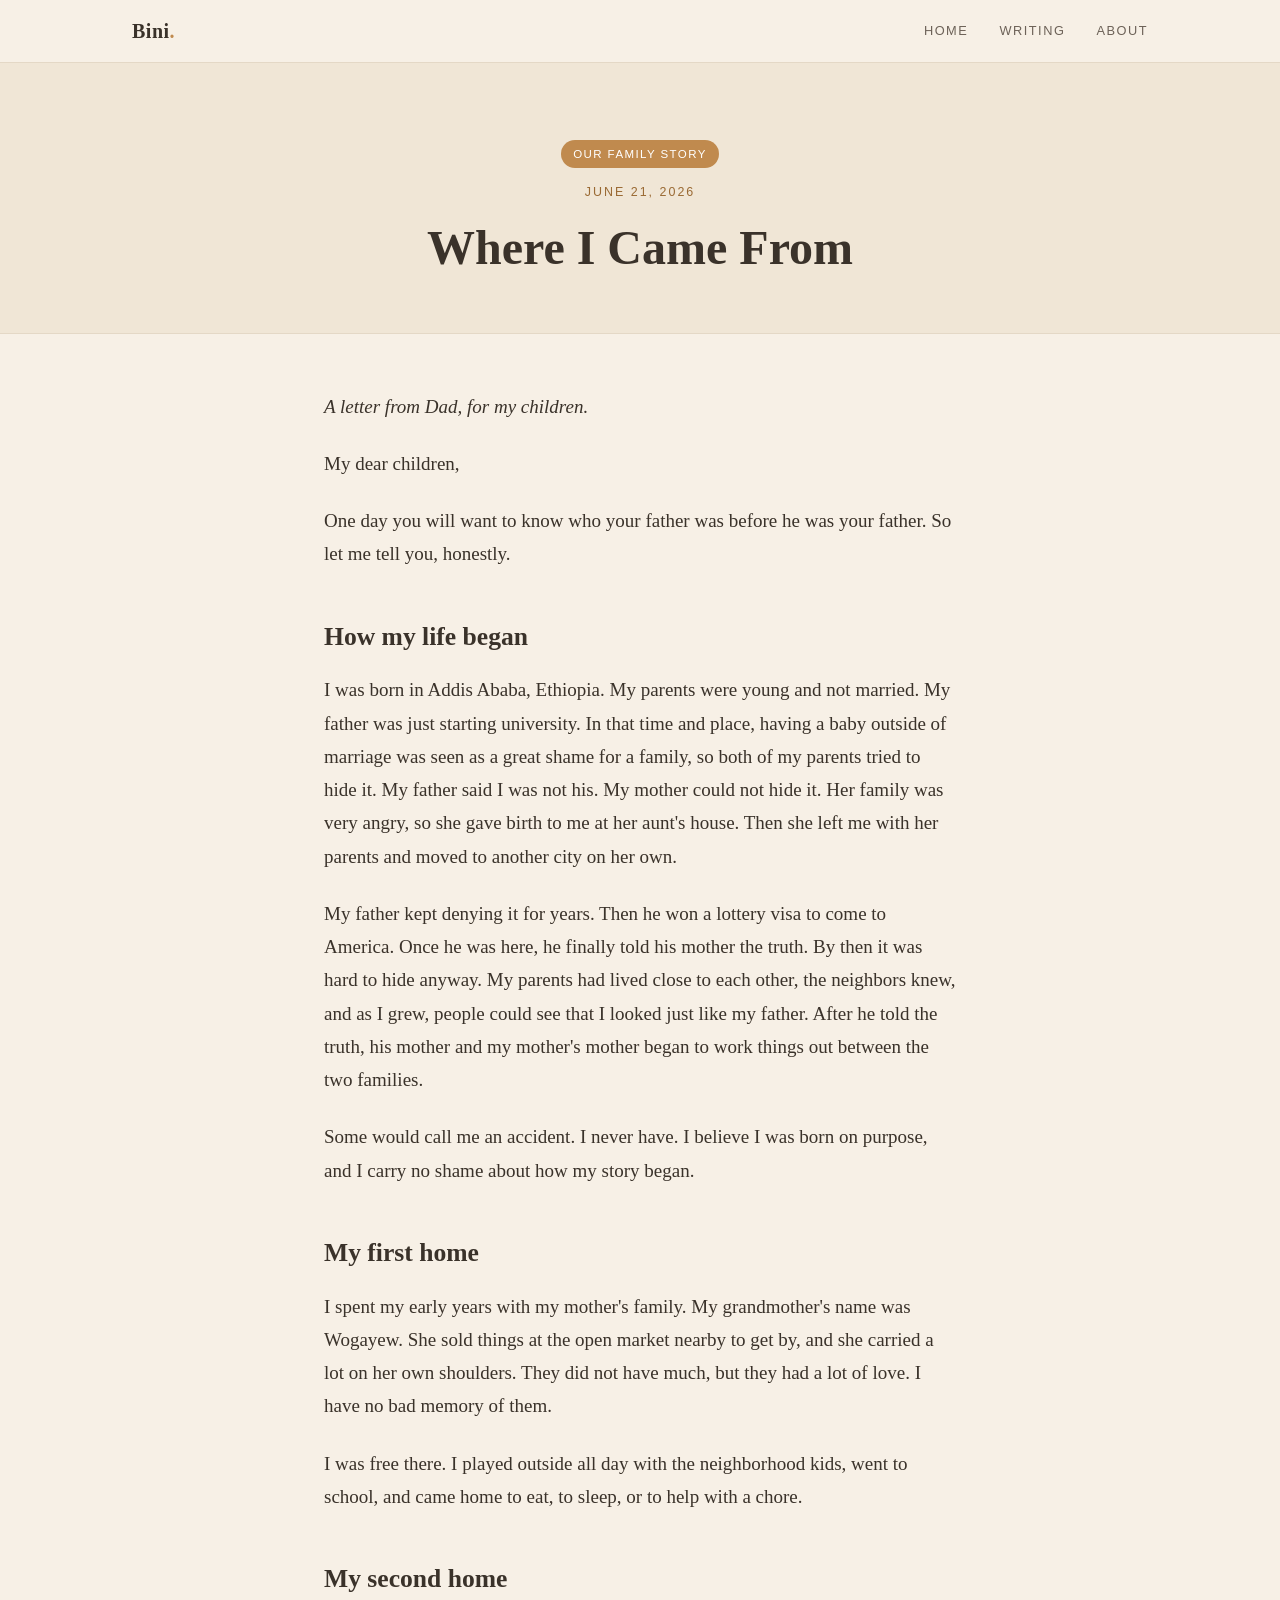
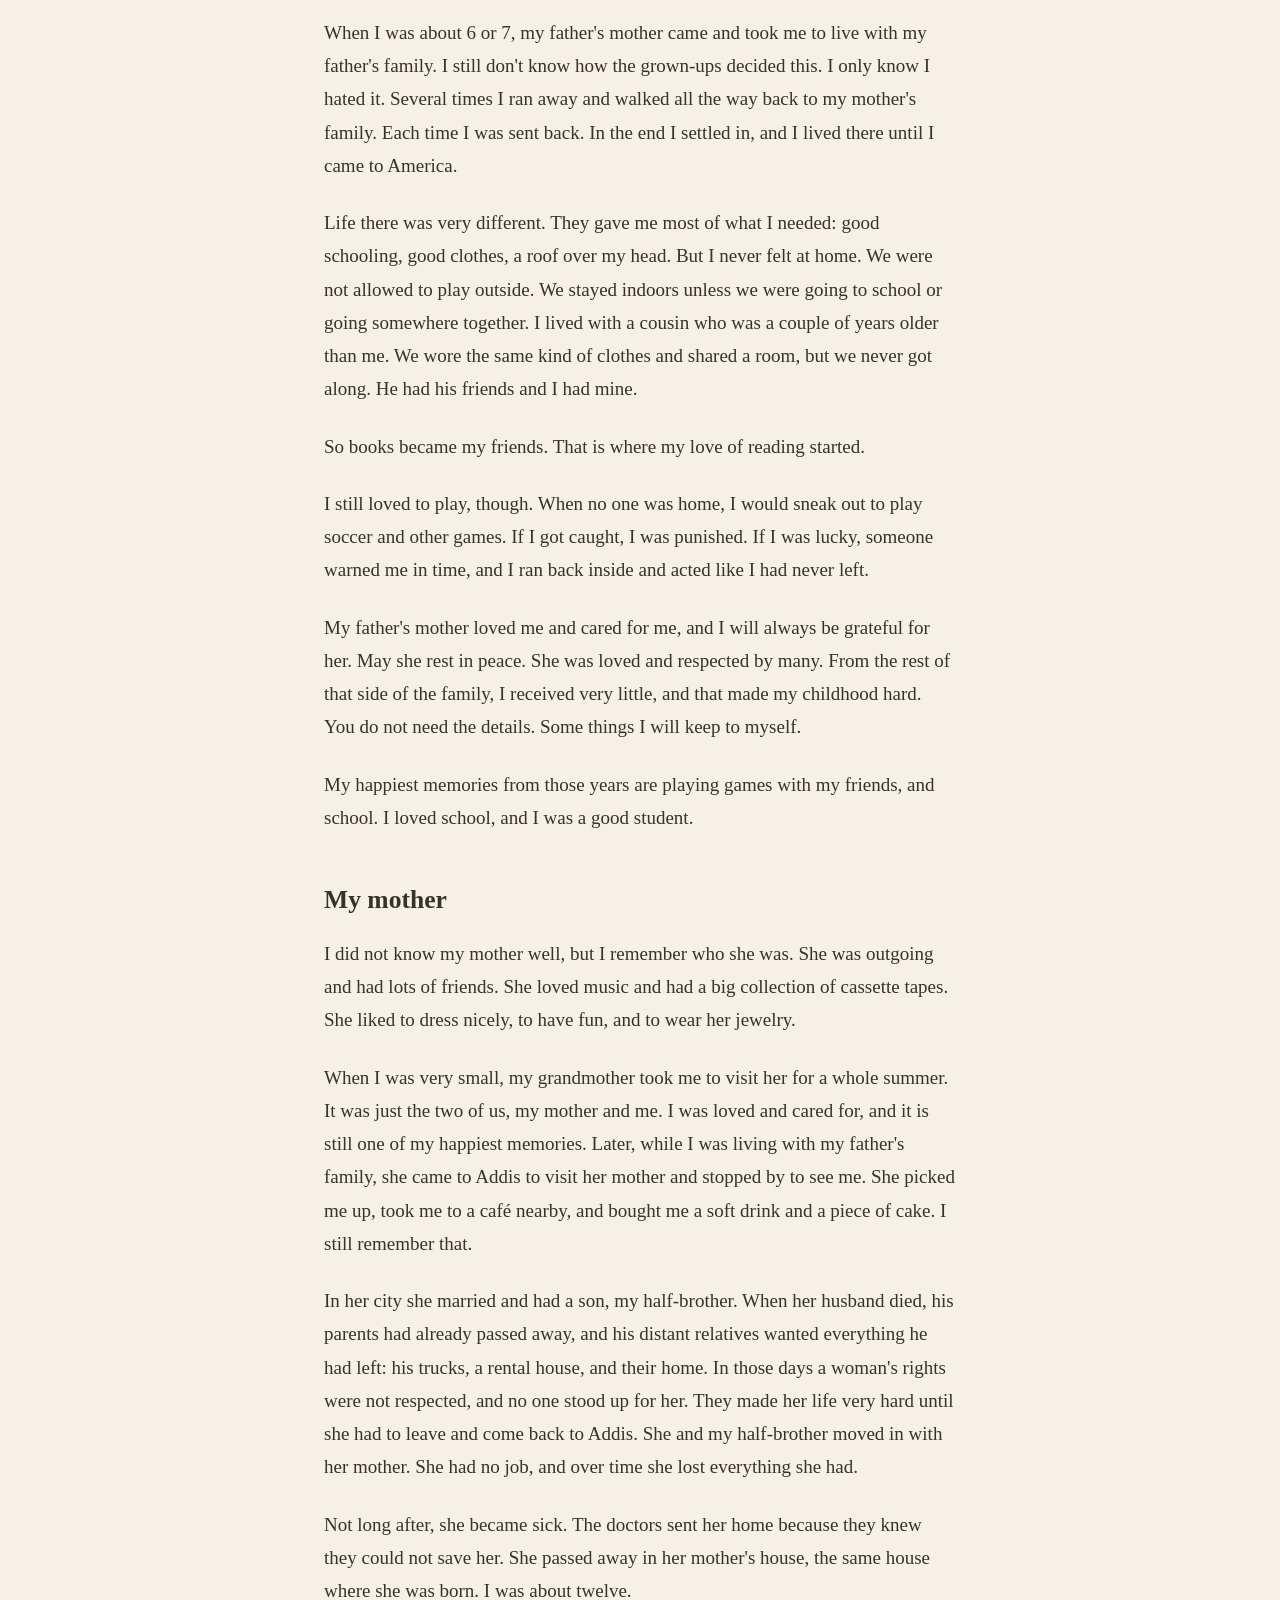
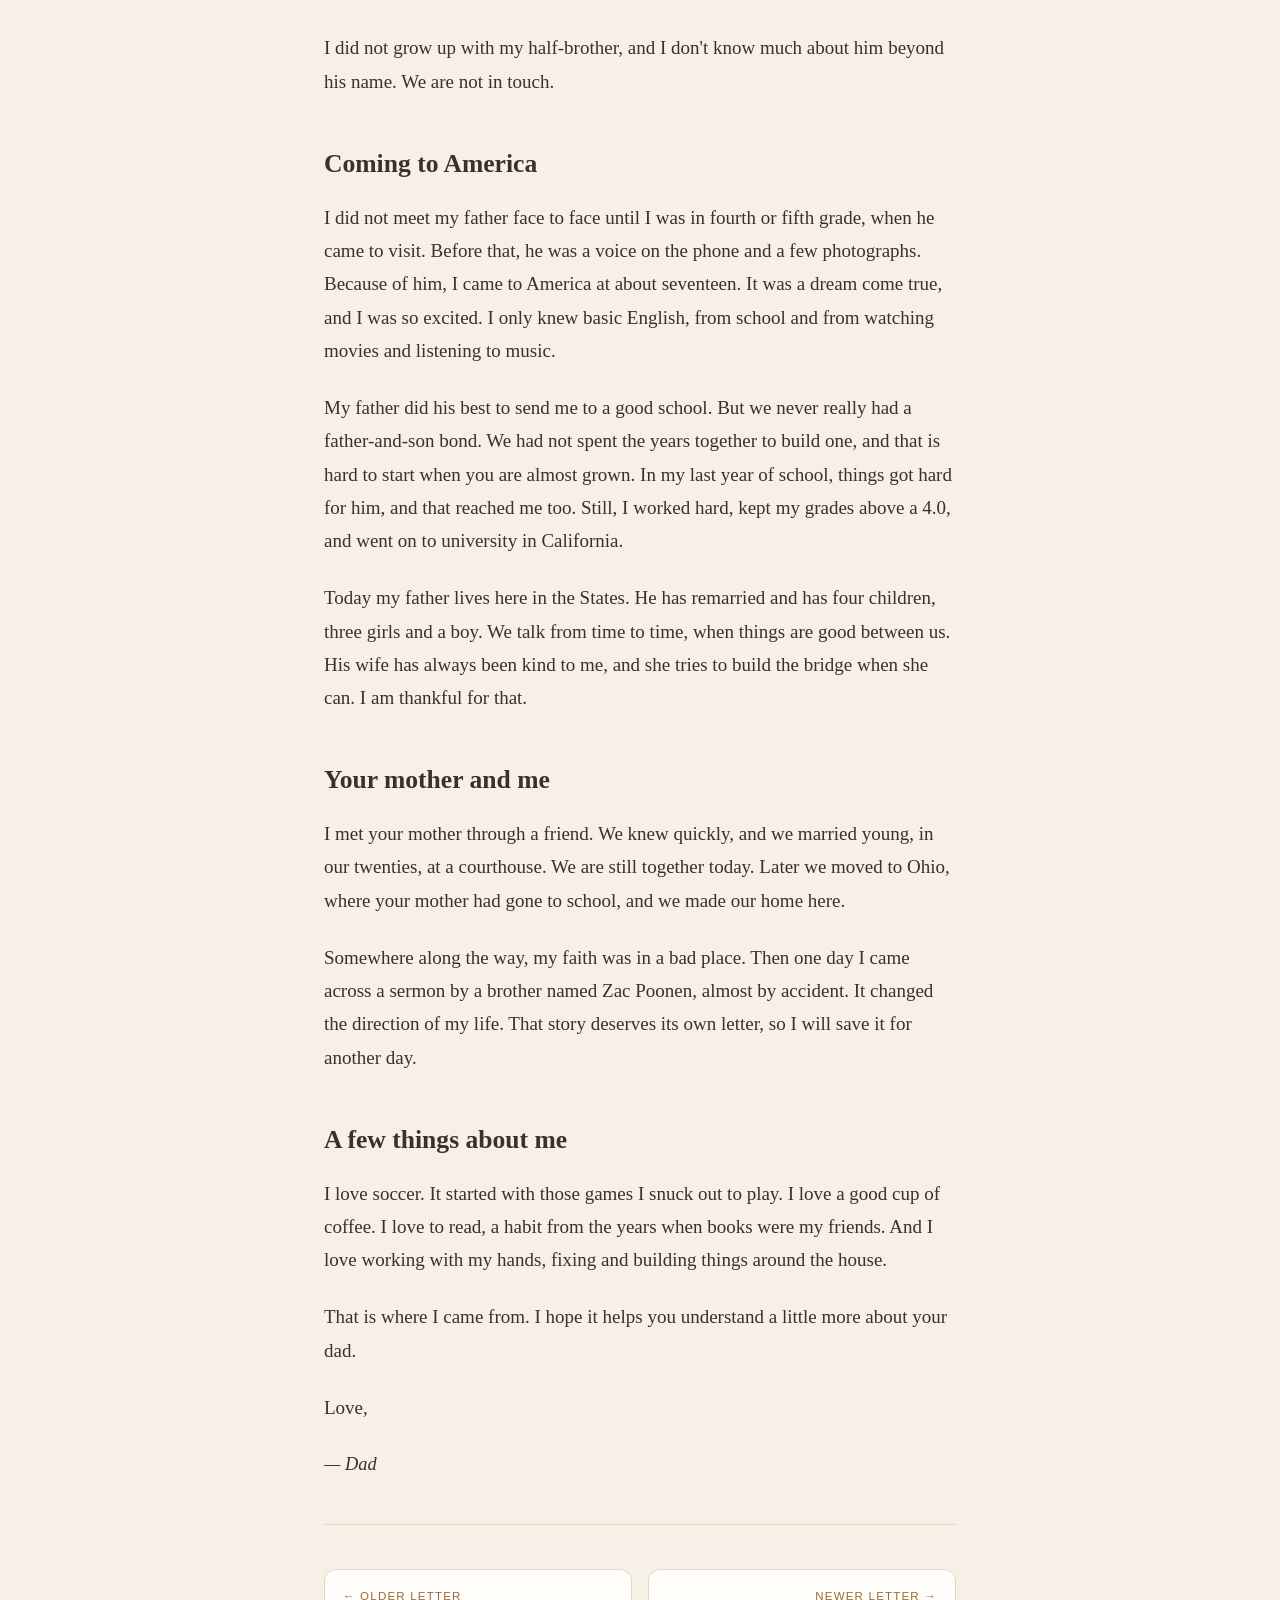
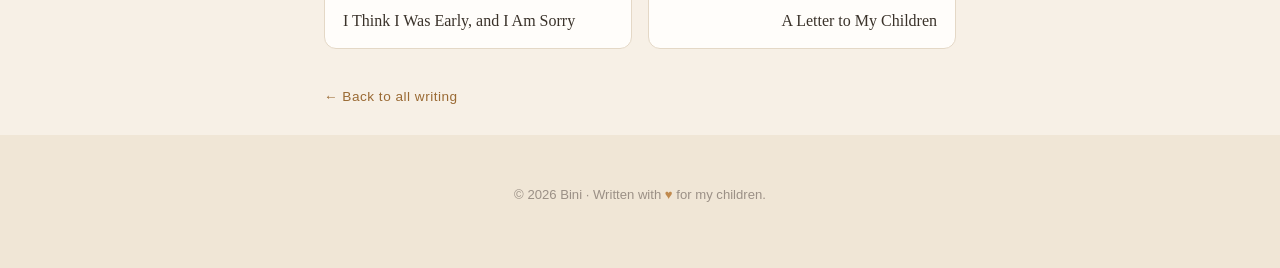
<file: posts/where-i-came-from.html>
<!DOCTYPE html>
<html lang="en">
<head>
  <meta charset="UTF-8">
  <meta name="viewport" content="width=device-width, initial-scale=1.0">
  <!-- Security hardening (static-site friendly) -->
  <meta http-equiv="Content-Security-Policy" content="default-src 'self'; script-src 'self'; style-src 'self'; img-src 'self'; font-src 'self'; connect-src 'self'; object-src 'none'; frame-ancestors 'none'; base-uri 'self'; form-action 'self'; upgrade-insecure-requests">
  <meta http-equiv="X-Content-Type-Options" content="nosniff">
  <meta name="referrer" content="no-referrer">
  <meta http-equiv="Permissions-Policy" content="geolocation=(), microphone=(), camera=(), payment=(), usb=(), magnetometer=(), gyroscope=()">
  <title>Where I Came From — Bini</title>
  <meta name="description" content="A letter from Dad about my own childhood: the two homes I grew up in, the mother I barely knew, and the road that brought me here.">
  <link rel="icon" type="image/svg+xml" href="../images/icon-puppy.svg">
  <link rel="stylesheet" href="../style.css">
</head>
<body>

  <div class="topbar">
    <div class="wrap">
      <a class="brand" href="../index.html">Bini<span>.</span></a>
      <nav class="topnav">
        <a href="../index.html">Home</a>
        <a href="../index.html#writing">Writing</a>
        <a href="../about.html">About</a>
      </nav>
    </div>
  </div>

  <header class="article-hero">
    <div class="wrap-read">
      <div class="article-cat">Our Family Story</div>
      <div class="date">June 21, 2026</div>
      <h1>Where I Came From</h1>
    </div>
  </header>

  <main>
    <div class="wrap-read">
      <article class="post">

        <p><em>A letter from Dad, for my children.</em></p>
        <p>My dear children,</p>
        <p>One day you will want to know who your father was before he was your father. So let me tell you, honestly.</p>
        <h2>How my life began</h2>
        <p>I was born in Addis Ababa, Ethiopia. My parents were young and not married. My father was just starting university. In that time and place, having a baby outside of marriage was seen as a great shame for a family, so both of my parents tried to hide it. My father said I was not his. My mother could not hide it. Her family was very angry, so she gave birth to me at her aunt&#x27;s house. Then she left me with her parents and moved to another city on her own.</p>
        <p>My father kept denying it for years. Then he won a lottery visa to come to America. Once he was here, he finally told his mother the truth. By then it was hard to hide anyway. My parents had lived close to each other, the neighbors knew, and as I grew, people could see that I looked just like my father. After he told the truth, his mother and my mother&#x27;s mother began to work things out between the two families.</p>
        <p>Some would call me an accident. I never have. I believe I was born on purpose, and I carry no shame about how my story began.</p>
        <h2>My first home</h2>
        <p>I spent my early years with my mother&#x27;s family. My grandmother&#x27;s name was Wogayew. She sold things at the open market nearby to get by, and she carried a lot on her own shoulders. They did not have much, but they had a lot of love. I have no bad memory of them.</p>
        <p>I was free there. I played outside all day with the neighborhood kids, went to school, and came home to eat, to sleep, or to help with a chore.</p>
        <h2>My second home</h2>
        <p>When I was about 6 or 7, my father&#x27;s mother came and took me to live with my father&#x27;s family. I still don&#x27;t know how the grown-ups decided this. I only know I hated it. Several times I ran away and walked all the way back to my mother&#x27;s family. Each time I was sent back. In the end I settled in, and I lived there until I came to America.</p>
        <p>Life there was very different. They gave me most of what I needed: good schooling, good clothes, a roof over my head. But I never felt at home. We were not allowed to play outside. We stayed indoors unless we were going to school or going somewhere together. I lived with a cousin who was a couple of years older than me. We wore the same kind of clothes and shared a room, but we never got along. He had his friends and I had mine.</p>
        <p>So books became my friends. That is where my love of reading started.</p>
        <p>I still loved to play, though. When no one was home, I would sneak out to play soccer and other games. If I got caught, I was punished. If I was lucky, someone warned me in time, and I ran back inside and acted like I had never left.</p>
        <p>My father&#x27;s mother loved me and cared for me, and I will always be grateful for her. May she rest in peace. She was loved and respected by many. From the rest of that side of the family, I received very little, and that made my childhood hard. You do not need the details. Some things I will keep to myself.</p>
        <p>My happiest memories from those years are playing games with my friends, and school. I loved school, and I was a good student.</p>
        <h2>My mother</h2>
        <p>I did not know my mother well, but I remember who she was. She was outgoing and had lots of friends. She loved music and had a big collection of cassette tapes. She liked to dress nicely, to have fun, and to wear her jewelry.</p>
        <p>When I was very small, my grandmother took me to visit her for a whole summer. It was just the two of us, my mother and me. I was loved and cared for, and it is still one of my happiest memories. Later, while I was living with my father&#x27;s family, she came to Addis to visit her mother and stopped by to see me. She picked me up, took me to a café nearby, and bought me a soft drink and a piece of cake. I still remember that.</p>
        <p>In her city she married and had a son, my half-brother. When her husband died, his parents had already passed away, and his distant relatives wanted everything he had left: his trucks, a rental house, and their home. In those days a woman&#x27;s rights were not respected, and no one stood up for her. They made her life very hard until she had to leave and come back to Addis. She and my half-brother moved in with her mother. She had no job, and over time she lost everything she had.</p>
        <p>Not long after, she became sick. The doctors sent her home because they knew they could not save her. She passed away in her mother&#x27;s house, the same house where she was born. I was about twelve.</p>
        <p>I did not grow up with my half-brother, and I don&#x27;t know much about him beyond his name. We are not in touch.</p>
        <h2>Coming to America</h2>
        <p>I did not meet my father face to face until I was in fourth or fifth grade, when he came to visit. Before that, he was a voice on the phone and a few photographs. Because of him, I came to America at about seventeen. It was a dream come true, and I was so excited. I only knew basic English, from school and from watching movies and listening to music.</p>
        <p>My father did his best to send me to a good school. But we never really had a father-and-son bond. We had not spent the years together to build one, and that is hard to start when you are almost grown. In my last year of school, things got hard for him, and that reached me too. Still, I worked hard, kept my grades above a 4.0, and went on to university in California.</p>
        <p>Today my father lives here in the States. He has remarried and has four children, three girls and a boy. We talk from time to time, when things are good between us. His wife has always been kind to me, and she tries to build the bridge when she can. I am thankful for that.</p>
        <h2>Your mother and me</h2>
        <p>I met your mother through a friend. We knew quickly, and we married young, in our twenties, at a courthouse. We are still together today. Later we moved to Ohio, where your mother had gone to school, and we made our home here.</p>
        <p>Somewhere along the way, my faith was in a bad place. Then one day I came across a sermon by a brother named Zac Poonen, almost by accident. It changed the direction of my life. That story deserves its own letter, so I will save it for another day.</p>
        <h2>A few things about me</h2>
        <p>I love soccer. It started with those games I snuck out to play. I love a good cup of coffee. I love to read, a habit from the years when books were my friends. And I love working with my hands, fixing and building things around the house.</p>
        <p>That is where I came from. I hope it helps you understand a little more about your dad.</p>
        <p>Love,</p>
        <p class="post-signoff">— Dad</p>

        <hr>
        <nav class="post-nav">
          <a class="nav-prev" href="the-right-time-to-learn.html"><span class="nav-label">← Older letter</span><span class="nav-title">I Think I Was Early, and I Am Sorry</span></a>
          <a class="nav-next" href="a-letter-to-my-children.html"><span class="nav-label">Newer letter →</span><span class="nav-title">A Letter to My Children</span></a>
        </nav>
        <a class="back-link" href="../index.html#writing">← Back to all writing</a>
      </article>
    </div>
  </main>

  <footer class="site-footer">
    <div class="wrap">
      <p>© <span id="year"></span> Bini · Written with <span class="heart">♥</span> for my children.</p>
    </div>
  </footer>

  <script src="../script.js"></script>
</body>
</html>
</file>
<file: style.css>
/* ============================================================
   Bini — warm & personal blog.  Redesigned 2026.
   A quiet, beautiful place for letters, lessons, and memories.
   ============================================================ */

:root {
  --bg:        #f7f0e6;   /* warm paper */
  --bg-deep:   #f0e6d6;   /* slightly deeper paper for bands */
  --bg-card:   #fffdfa;   /* card / article surface */
  --ink:       #3a322a;   /* main text — warm dark brown */
  --ink-soft:  #6d6258;   /* secondary text */
  --ink-faint: #9b9086;   /* dates, meta */
  --accent:    #c08a4e;   /* warm amber / gold */
  --accent-dk: #9a6a34;   /* darker amber for hover */
  --accent-soft:#e8d4b8;  /* soft gold tint */
  --line:      #e4d8c6;   /* soft dividing lines */
  --rule:      #ece2d2;   /* lighter rule */
  --shadow-sm: 0 1px 2px rgba(90,65,35,.05), 0 4px 14px rgba(90,65,35,.06);
  --shadow-md: 0 2px 6px rgba(90,65,35,.07), 0 14px 40px rgba(90,65,35,.10);
  --serif:     "Iowan Old Style", "Palatino Linotype", "Book Antiqua", Palatino, Georgia, "Times New Roman", serif;
  --sans:      -apple-system, BlinkMacSystemFont, "Segoe UI", Roboto, Helvetica, Arial, sans-serif;
  --read:      680px;   /* comfortable reading width */
  --wide:      1080px;  /* wide homepage width */
}

* { box-sizing: border-box; }
html { -webkit-text-size-adjust: 100%; scroll-behavior: smooth; }

body {
  margin: 0;
  background: var(--bg);
  color: var(--ink);
  font-family: var(--serif);
  font-size: 19px;
  line-height: 1.75;
  -webkit-font-smoothing: antialiased;
  text-rendering: optimizeLegibility;
}

.wrap      { max-width: var(--wide); margin: 0 auto; padding: 0 32px; }
.wrap-read { max-width: var(--read); margin: 0 auto; padding: 0 24px; }

a { color: var(--accent-dk); }

/* ============================================================
   TOP BAR — slim, sticky, warm
   ============================================================ */
.topbar {
  position: sticky; top: 0; z-index: 50;
  background: rgba(247,240,230,.92);
  border-bottom: 1px solid var(--line);
}
.topbar .wrap {
  display: flex; align-items: center; justify-content: space-between;
  height: 62px;
}
.brand {
  font-size: 1.25rem; font-weight: 600; letter-spacing: .5px;
  color: var(--ink); text-decoration: none;
}
.brand span { color: var(--accent); }
.topnav { font-family: var(--sans); font-size: .8rem; text-transform: uppercase; letter-spacing: 1.5px; }
.topnav a {
  color: var(--ink-soft); text-decoration: none; margin-left: 26px;
  padding-bottom: 3px; border-bottom: 2px solid transparent; transition: color .15s, border-color .15s;
}
.topnav a:hover { color: var(--accent-dk); border-bottom-color: var(--accent); }

/* ============================================================
   HERO — text in open sky; full-bleed scene that self-fades
   (no CSS seam — the SVG dissolves at top & bottom itself)
   ============================================================ */
.hero {
  position: relative; border: none; overflow: hidden; padding: 0;
  background: #f7ead3;      /* exact match to the SVG sky top so there is no line */
}
.hero-scene {
  position: absolute; inset: 0;
  width: 100%; height: 100%;
  display: block; object-fit: cover; object-position: center bottom;
  z-index: 0; pointer-events: none;
}
.hero-inner {
  position: relative; z-index: 2;
  max-width: var(--wide); margin: 0 auto;
  padding: 92px 32px 360px;
  text-align: center;
}

.hero .eyebrow {
  font-family: var(--sans); font-size: .78rem; letter-spacing: 3px; text-transform: uppercase;
  color: var(--accent-dk); margin: 0 0 22px;
}
.hero h1 {
  font-size: clamp(2.6rem, 6vw, 4.4rem); line-height: 1.08; margin: 0 auto 22px;
  max-width: 14ch; font-weight: 600; letter-spacing: .5px; color: #4a3a26;
}
.hero .lede {
  font-size: clamp(1.1rem, 2.2vw, 1.4rem); color: #5e5038; font-style: italic;
  max-width: 36ch; margin: 0 auto 34px; line-height: 1.6;
}
.hero .cta {
  display: inline-block; font-family: var(--sans); font-size: .85rem; letter-spacing: 1px; text-transform: uppercase;
  color: #fff; background: var(--accent-dk); text-decoration: none;
  padding: 14px 30px; border-radius: 999px; box-shadow: var(--shadow-sm);
  transition: transform .15s, background .15s;
}
.hero .cta:hover { background: var(--accent); transform: translateY(-2px); }

/* ============================================================
   WELCOME NOTE — warm card, offset to feel personal
   ============================================================ */
.section { padding: 72px 0; }
.section-deep { background: var(--bg-deep); border-top: 1px solid var(--line); border-bottom: 1px solid var(--line); }

.welcome-card {
  max-width: 760px; margin: 0 auto;
  background: var(--bg-card);
  border: 1px solid var(--line); border-left: 5px solid var(--accent);
  border-radius: 14px; padding: 42px 46px; box-shadow: var(--shadow-md);
}
.welcome-card h2 { margin: 0 0 16px; font-size: 1.5rem; color: var(--accent-dk); }
.welcome-card p { margin: 0 0 16px; color: var(--ink-soft); }
.welcome-card p:last-child { margin-bottom: 0; }
.welcome-card .sig { font-style: italic; color: var(--ink); margin-top: 20px; font-size: 1.1rem; }

/* ============================================================
   SECTION HEADING
   ============================================================ */
.heading {
  text-align: center; max-width: 40ch; margin: 0 auto 48px;
}
.heading .kicker {
  font-family: var(--sans); font-size: .75rem; letter-spacing: 3px; text-transform: uppercase;
  color: var(--accent-dk); display: block; margin-bottom: 12px;
}
.heading h2 { font-size: 2rem; margin: 0; letter-spacing: .3px; }

/* ============================================================
   BLOG LAYOUT — post rows + right sidebar (Derek-Seaman style)
   ============================================================ */
.blog-layout {
  display: grid;
  grid-template-columns: minmax(0,1fr) 300px;
  gap: 48px;
  align-items: start;
  max-width: var(--wide);
  margin: 0 auto;
}
.post-list-col { min-width: 0; }

/* a single post row */
.post-row {
  display: grid;
  grid-template-columns: 220px 1fr;
  gap: 24px;
  padding: 26px 0;
  border-bottom: 1px solid var(--rule);
  align-items: start;
}
.post-row:first-child { padding-top: 0; }
.post-row:last-child { border-bottom: none; }

.row-thumb {
  display: block; overflow: hidden; border-radius: 12px;
  box-shadow: var(--shadow-sm); background: var(--bg-deep);
  aspect-ratio: 7 / 5;
}
.row-thumb img {
  width: 100%; height: 100%; object-fit: cover; display: block;
  transition: transform .4s ease;
}
.post-row:hover .row-thumb img { transform: scale(1.05); }

.row-meta {
  display: flex; align-items: center; gap: 12px; margin-bottom: 8px;
  font-family: var(--sans); font-size: .72rem; letter-spacing: 1.2px; text-transform: uppercase;
}
.row-cat {
  color: #fff; background: var(--accent); padding: 3px 10px; border-radius: 999px;
  letter-spacing: 1px;
}
.row-date { color: var(--ink-faint); }
.row-title { margin: 0 0 10px; font-size: 1.6rem; line-height: 1.25; }
.row-title a { color: var(--ink); text-decoration: none; }
.row-title a:hover { color: var(--accent-dk); }
.row-excerpt { margin: 0 0 12px; color: var(--ink-soft); font-size: 1.02rem; line-height: 1.65; }
.row-more {
  font-family: var(--sans); font-size: .85rem; letter-spacing: .5px;
  color: var(--accent-dk); text-decoration: none;
}
.row-more:hover { text-decoration: underline; }

/* ---------- Sidebar ---------- */
.sidebar { display: flex; flex-direction: column; gap: 24px; position: sticky; top: 86px; }
.side-card {
  background: var(--bg-card); border: 1px solid var(--line);
  border-radius: 14px; padding: 24px; box-shadow: var(--shadow-sm);
}
.side-title {
  margin: 0 0 14px; font-size: .78rem; font-family: var(--sans);
  letter-spacing: 2px; text-transform: uppercase; color: var(--ink-faint);
}
.cat-select {
  width: 100%; padding: 11px 14px; border-radius: 10px;
  border: 1px solid var(--line); background: var(--bg); color: var(--ink);
  font-family: var(--serif); font-size: 1rem; cursor: pointer;
}
.cat-select:focus { outline: 2px solid var(--accent-soft); border-color: var(--accent); }
.side-about { margin: 0 0 14px; color: var(--ink-soft); font-size: .98rem; line-height: 1.65; }
.side-link {
  font-family: var(--sans); font-size: .84rem; letter-spacing: .5px;
  color: var(--accent-dk); text-decoration: none;
}
.side-link:hover { text-decoration: underline; }

/* category tag on the article page */
.article-cat {
  display: inline-block; font-family: var(--sans); font-size: .72rem; letter-spacing: 1.4px;
  text-transform: uppercase; color: #fff; background: var(--accent);
  padding: 4px 12px; border-radius: 999px; margin-bottom: 14px;
}

/* ============================================================
   SINGLE ARTICLE
   ============================================================ */
.article-hero {
  background: var(--bg-deep); border-bottom: 1px solid var(--line);
  padding: 72px 0 56px; text-align: center;
}
.article-hero .date {
  font-family: var(--sans); font-size: .78rem; letter-spacing: 2px; text-transform: uppercase;
  color: var(--accent-dk); margin-bottom: 16px;
}
.article-hero h1 { font-size: clamp(2.1rem, 4.5vw, 3rem); line-height: 1.18; margin: 0 auto; max-width: 20ch; }

article.post { padding: 56px 0 24px; }
article.post p { margin: 0 0 24px; }
article.post h2 { font-size: 1.6rem; margin: 44px 0 14px; }
article.post blockquote {
  margin: 34px 0; padding: 18px 26px;
  background: var(--bg-deep); border-left: 4px solid var(--accent); border-radius: 0 10px 10px 0;
  color: var(--ink); font-style: italic; font-size: 1.15rem;
}
article.post hr { border: none; border-top: 1px solid var(--line); margin: 44px 0; }
.post-signoff { font-style: italic; color: var(--ink); margin-top: 36px; font-size: 1.15rem; }
.back-link { display: inline-block; margin-top: 8px; font-family: var(--sans); font-size: .85rem; letter-spacing: .5px; color: var(--accent-dk); text-decoration: none; }
.back-link:hover { text-decoration: underline; }

/* ============================================================
   ABOUT
   ============================================================ */
.about { padding: 56px 0 24px; }
.about h1 { font-size: 2.2rem; margin: 0 0 24px; }
.about p { margin: 0 0 20px; color: var(--ink-soft); }
.about-sig { font-style: italic; color: var(--ink); font-size: 1.1rem; margin: 10px 0 28px; }

/* ============================================================
   FOOTER
   ============================================================ */
.site-footer {
  margin-top: 0; padding: 36px 0 48px; background: var(--bg-deep);
  border-top: none; text-align: center;
  font-family: var(--sans); font-size: .82rem; color: var(--ink-faint);
}
.site-footer .heart { color: var(--accent); }



/* ---------- Storybook icon on each article card ---------- */
.card h3 { position: relative; }
.card .card-icon {
  width: 34px; height: 34px; display: block; margin-bottom: 10px;
}
.card-featured .card-icon { width: 40px; height: 40px; }

/* ---------- Homepage writing band (welcome merged into hero) ---------- */
.section-writing {
  padding: 40px 0 84px;
  background: var(--bg-deep);
  border-top: none;
}

/* ---------- Previous / next letter ---------- */
.post-nav { display: grid; grid-template-columns: 1fr 1fr; gap: 16px; margin: 0 0 28px; }
.post-nav a {
  display: block; padding: 16px 18px; border: 1px solid var(--line); border-radius: 12px;
  background: var(--bg-card); text-decoration: none; transition: border-color .15s, transform .15s;
}
.post-nav a:hover { border-color: var(--accent); transform: translateY(-2px); }
.post-nav .nav-next { text-align: right; }
.nav-label { display: block; font-family: var(--sans); font-size: .72rem; letter-spacing: 1.2px;
  text-transform: uppercase; color: var(--accent-dk); margin-bottom: 4px; }
.nav-title { display: block; color: var(--ink); font-size: 1rem; line-height: 1.35; }
@media (max-width: 600px) { .post-nav { grid-template-columns: 1fr; } .post-nav .nav-next { text-align: left; } }

/* ============================================================
   RESPONSIVE
   ============================================================ */
/* Tablet */
@media (max-width: 920px) {
  .hero-scene { height: 240px; }
  .hero-inner { padding: 76px 28px 280px; }
  .blog-layout { grid-template-columns: 1fr; gap: 40px; }
  .sidebar { position: static; flex-direction: row; flex-wrap: wrap; }
  .side-card { flex: 1 1 260px; }
}

/* Phone */
@media (max-width: 680px) {
  body { font-size: 18px; }
  /* scene becomes a short band pinned to the bottom, NOT a full-height cover,
     so it never rides up behind the title */
  .hero-scene {
    inset: auto 0 0 0;
    height: 220px;
    object-position: center bottom;
    opacity: 0.9;
  }
  /* soft light wash behind the text so the title is always readable */
  .hero::before {
    content: ""; position: absolute; left: 0; right: 0; top: 0; height: 62%; z-index: 1;
    background: linear-gradient(180deg, #f7ead3 0%, #f7ead3 55%, rgba(247,234,211,0) 100%);
    pointer-events: none;
  }
  .hero-inner { position: relative; z-index: 2; padding: 50px 22px 250px; }
  .hero h1 { font-size: clamp(2rem, 9vw, 2.8rem); }
  .hero .lede { font-size: 1.05rem; max-width: 30ch; }
  .topbar .wrap { height: 56px; }
  .topnav a { margin-left: 14px; }
  .section-writing { padding: 48px 0 60px; }
  .post-row { grid-template-columns: 1fr; gap: 14px; }
  .row-thumb { aspect-ratio: 16 / 9; }
  .row-title { font-size: 1.4rem; }
  .sidebar { flex-direction: column; }
}

/* Small phone */
@media (max-width: 420px) {
  .hero-scene { height: 180px; }
  .hero-inner { padding: 42px 18px 210px; }
  .brand { font-size: 1.1rem; }
  .topnav { font-size: .72rem; }
  .topnav a { margin-left: 10px; }
}
</file>
